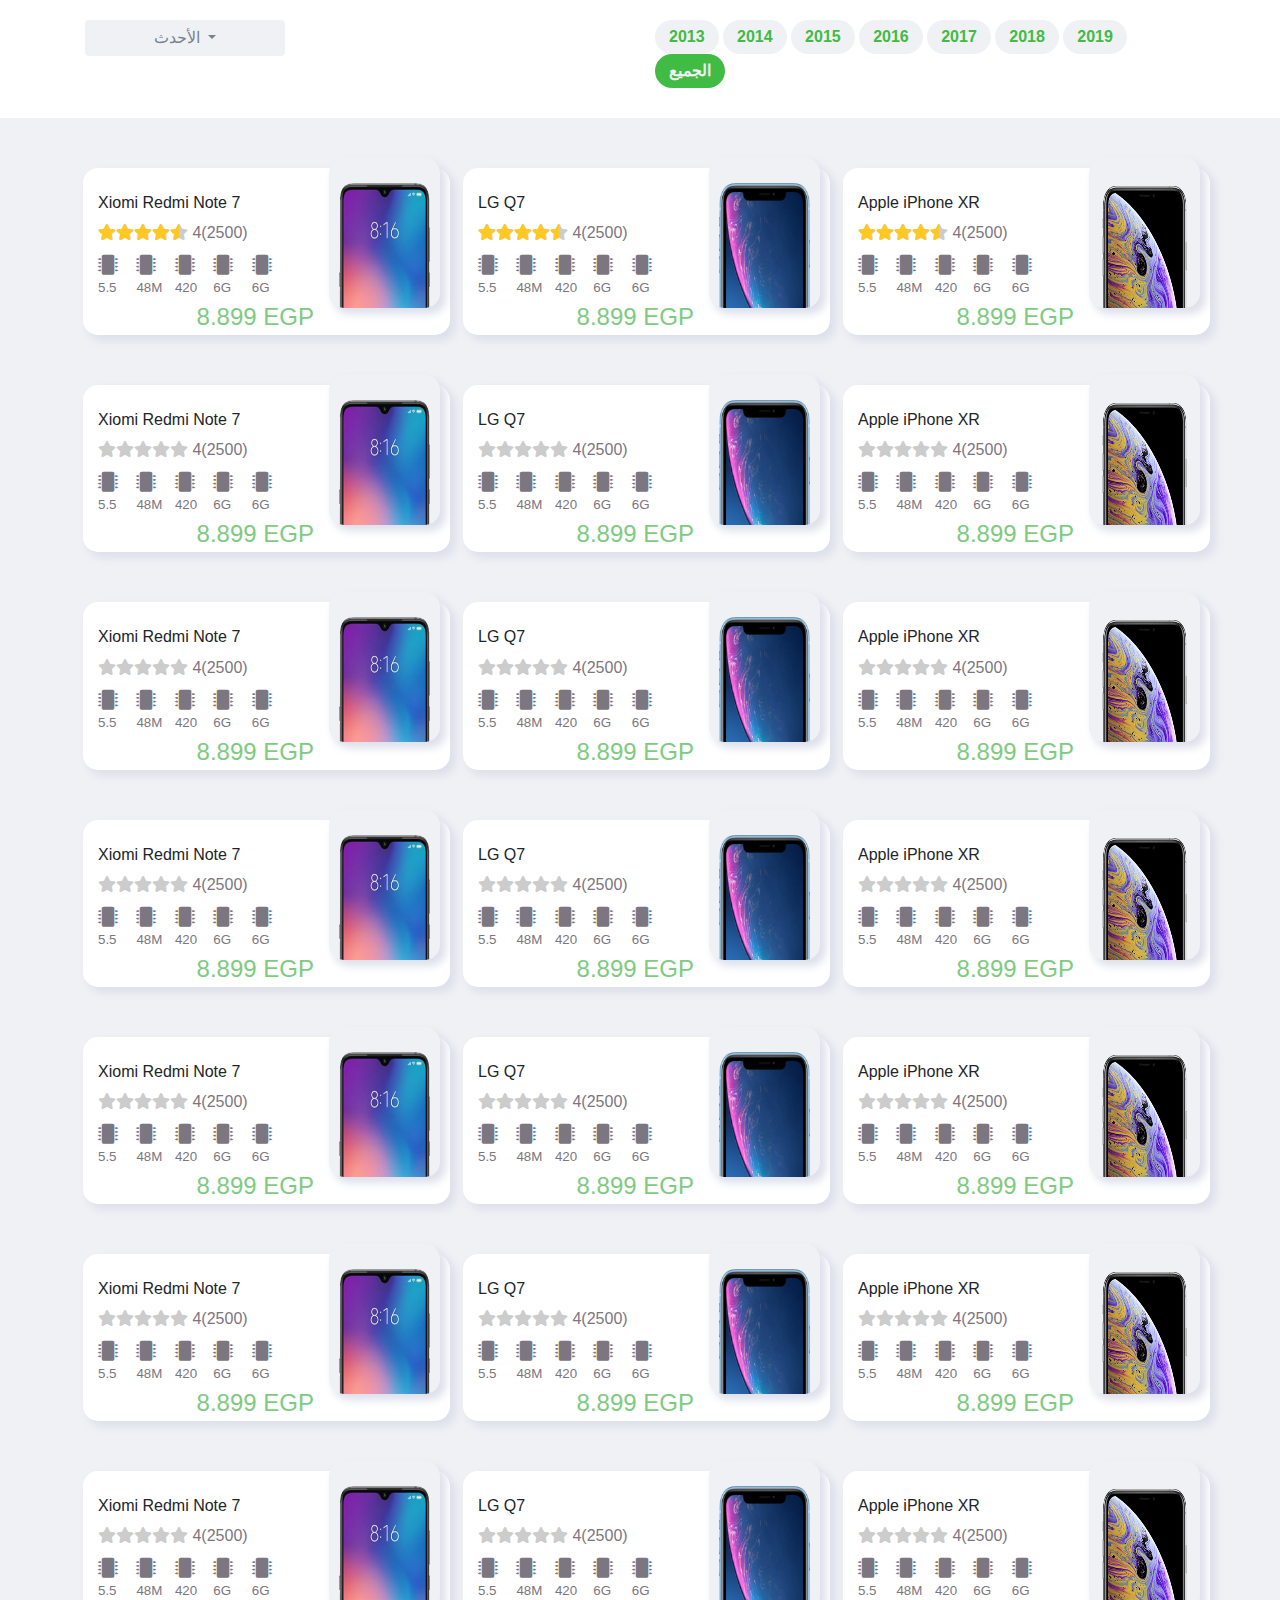
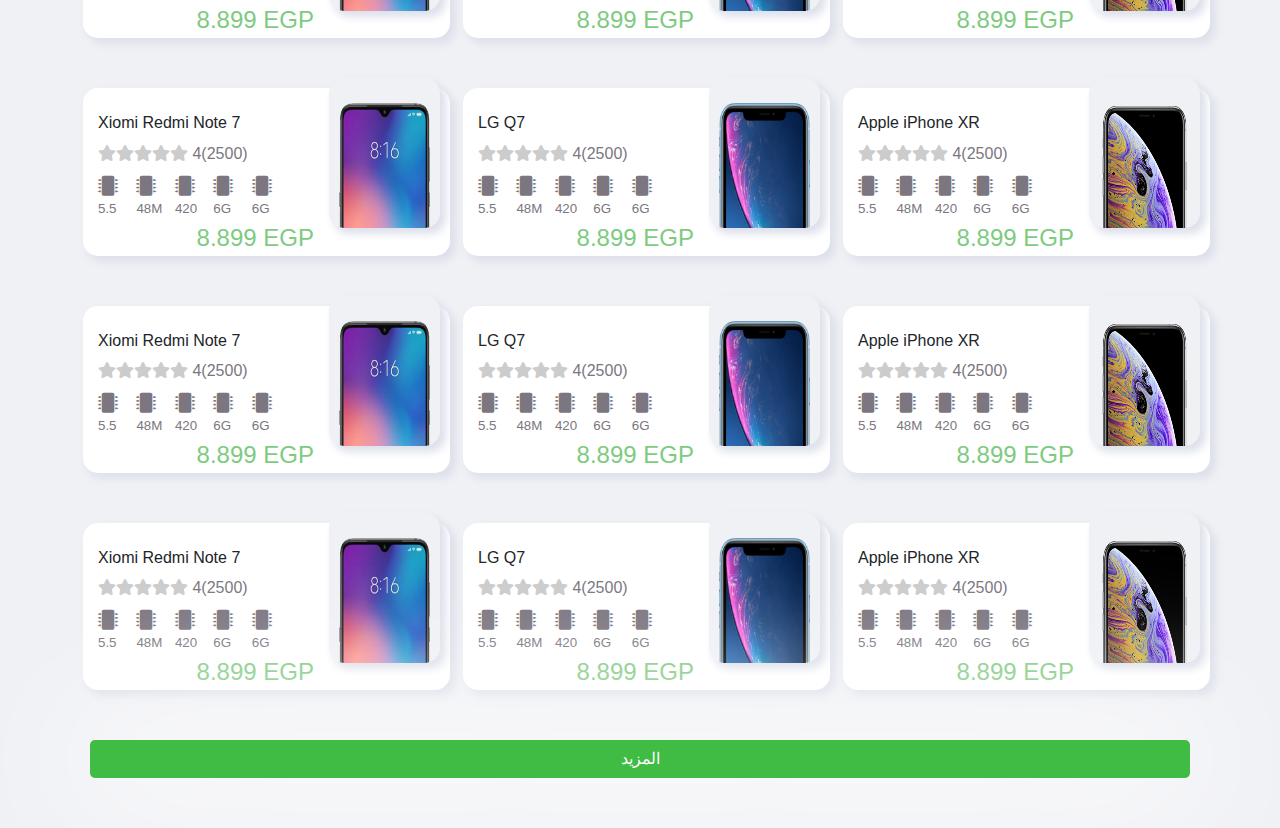
<file: index.html>
<!DOCTYPE html>
<html>

<head>
	<meta charset="utf-8">
	<title>Khiar</title>
	<link rel="stylesheet" type="text/css"
		href="https://cdnjs.cloudflare.com/ajax/libs/font-awesome/5.10.2/css/all.css">
	<link href="https://stackpath.bootstrapcdn.com/bootstrap/4.3.1/css/bootstrap.min.css" rel="stylesheet"
		integrity="sha384-ggOyR0iXCbMQv3Xipma34MD+dH/1fQ784/j6cY/iJTQUOhcWr7x9JvoRxT2MZw1T" crossorigin="anonymous">
	<link rel="stylesheet" href="css/bootstrap.min.css">
	<link rel="stylesheet" href="css/style.css">
</head>

<body>
	<div class="devices">
		<div class="row-tap">
			<div class="container">
				<!-- Row of Dropdown Button and Years -->
				<div class="row ">
					<!-- Dropdown Button -->
					<div class="dropdown col">
						<button class="btn btn-secondary dropdown-toggle" type="button" id="dropdownMenuButton"
							data-toggle="dropdown" aria-haspopup="true" aria-expanded="false">
							الأحدث
						</button>
						<div class="dropdown-menu" aria-labelledby="dropdownMenuButton">
							<a class="dropdown-item" href="#">الأعلى سعرا</a>
							<a class="dropdown-item" href="#">الأقل سعرا</a>
						</div>
					</div>
					<!-- Tab of years -->
					<div class="col tabs">
						<ul id="years">
							<li id="year-2013" class="inactive li-media">2013</li>
							<li id="year-2014" class="inactive li-media">2014</li>
							<li id="year-2015" class="inactive li-media">2015</li>
							<li id="year-2016" class="inactive li-media">2016</li>
							<li id="year-2017" class="inactive li-media">2017</li>
							<li id="year-2018" class="inactive li-media">2018</li>
							<li id="year-2019" class="inactive li-media">2019</li>
							<li id="all-years" class="li-media">الجميع</li>
						</ul>
					</div>
				</div>
			</div>
		</div>
		<div class="devices-section">
			<section class="container ">
				<!-- Row of devices  -->
				<div
					class="row year-2013-content year-2014-content year-2015-content year-2016-content year-2017-content year-2018-content year-2019-content all-years-content  years-content">
					<!-- first article >>device1 -->
					<article class="col-lg col-xs-12 device">
						<div class="row">
							<div class="col">
								<h6>Xiomi Redmi Note 7</h6>
								<!-- stars Rating -->
								<div class="phoneName1">
									<div class="stars-outer">
										<div class="stars-inner"></div>
									</div>
								</div>
								<span class="span-stars">4(2500)</span>
								<!-- icons -->
								<div class="">
									<div class="icon">
										<i class="fas fa-microchip"></i>
										<span class="span-icons">5.5</span>
									</div>
									<div class="icon">
										<i class="fas fa-microchip"></i>
										<span class="span-icons">48M</span>
									</div>
									<div class="icon">
										<i class="fas fa-microchip"></i>
										<span class="span-icons">420</span>
									</div>
									<div class="icon">
										<i class="fas fa-microchip"></i>
										<span class="span-icons">6G</span>
									</div>
									<div class="icon">
										<i class="fas fa-microchip"></i>
										<span class="span-icons">6G</span>
									</div>
								</div>
								<span class="span-price">8.899 EGP</span>
							</div>
							<div class="col- imgDiv">
								<img src="images/131053-v6-xiaomi-mi-9-mobile-phone-large-1.png">
							</div>
						</div>
					</article>
					<!-- second article >>device2 -->
					<article class="col-lg col-xs-12 device">
						<div class="row">
							<div class="col">
								<h6>LG Q7</h6>
								<!-- stars Rating -->
								<div class="phoneName2">
									<div class="stars-outer">
										<div class="stars-inner"></div>
									</div>
								</div>
								<span class="span-stars">4(2500)</span>
								<!-- icons -->
								<div class="">
									<div class="icon">
										<i class="fas fa-microchip"></i>
										<span class="span-icons">5.5</span>
									</div>
									<div class="icon">
										<i class="fas fa-microchip"></i>
										<span class="span-icons">48M</span>
									</div>
									<div class="icon">
										<i class="fas fa-microchip"></i>
										<span class="span-icons">420</span>
									</div>
									<div class="icon">
										<i class="fas fa-microchip"></i>
										<span class="span-icons">6G</span>
									</div>
									<div class="icon">
										<i class="fas fa-microchip"></i>
										<span class="span-icons">6G</span>
									</div>
								</div>
								<span class="span-price">8.899 EGP</span>
							</div>
							<div class="col- imgDiv">
								<img src="images/Apple-iPhoneXr-Blue-1-3x.png">
							</div>
						</div>
					</article>
					<!-- third article >>device3 -->
					<article class="col-lg col-xs-12 device">
						<div class="row">
							<div class="col">
								<h6>Apple iPhone XR</h6>
								<!-- stars Rating -->
								<div class="phoneName3">
									<div class="stars-outer">
										<div class="stars-inner"></div>
									</div>
								</div>
								<span class="span-stars">4(2500)</span>
								<!-- icons -->
								<div class="">
									<div class="icon">
										<i class="fas fa-microchip"></i>
										<span class="span-icons">5.5</span>
									</div>
									<div class="icon">
										<i class="fas fa-microchip"></i>
										<span class="span-icons">48M</span>
									</div>
									<div class="icon">
										<i class="fas fa-microchip"></i>
										<span class="span-icons">420</span>
									</div>
									<div class="icon">
										<i class="fas fa-microchip"></i>
										<span class="span-icons">6G</span>
									</div>
									<div class="icon">
										<i class="fas fa-microchip"></i>
										<span class="span-icons">6G</span>
									</div>
								</div>
								<span class="span-price">8.899 EGP</span>
							</div>
							<div class="col- imgDiv">
								<img src="images/hero-shield-iPhoneXS.png">
							</div>
						</div>
					</article>
				</div>
				<!-- Row of devices  -->
				<div
					class="row year-2013-content year-2014-content year-2015-content year-2016-content year-2017-content year-2018-content year-2019-content all-years-content  years-content">
					<!-- first article >>device1 -->
					<article class="col-lg col-xs-12 device">
						<div class="row">
							<div class="col">
								<h6>Xiomi Redmi Note 7</h6>
								<!-- stars Rating -->
								<div class="phoneName1">
									<div class="stars-outer">
										<div class="stars-inner"></div>
									</div>
								</div>
								<span class="span-stars">4(2500)</span>
								<!-- icons -->
								<div class="">
									<div class="icon">
										<i class="fas fa-microchip"></i>
										<span class="span-icons">5.5</span>
									</div>
									<div class="icon">
										<i class="fas fa-microchip"></i>
										<span class="span-icons">48M</span>
									</div>
									<div class="icon">
										<i class="fas fa-microchip"></i>
										<span class="span-icons">420</span>
									</div>
									<div class="icon">
										<i class="fas fa-microchip"></i>
										<span class="span-icons">6G</span>
									</div>
									<div class="icon">
										<i class="fas fa-microchip"></i>
										<span class="span-icons">6G</span>
									</div>
								</div>
								<span class="span-price">8.899 EGP</span>
							</div>
							<div class="col- imgDiv">
								<img src="images/131053-v6-xiaomi-mi-9-mobile-phone-large-1.png">
							</div>
						</div>
					</article>
					<!-- second article >>device2 -->
					<article class="col-lg col-xs-12 device">
						<div class="row">
							<div class="col">
								<h6>LG Q7</h6>
								<!-- stars Rating -->
								<div class="phoneName2">
									<div class="stars-outer">
										<div class="stars-inner"></div>
									</div>
								</div>
								<span class="span-stars">4(2500)</span>
								<!-- icons -->
								<div class="">
									<div class="icon">
										<i class="fas fa-microchip"></i>
										<span class="span-icons">5.5</span>
									</div>
									<div class="icon">
										<i class="fas fa-microchip"></i>
										<span class="span-icons">48M</span>
									</div>
									<div class="icon">
										<i class="fas fa-microchip"></i>
										<span class="span-icons">420</span>
									</div>
									<div class="icon">
										<i class="fas fa-microchip"></i>
										<span class="span-icons">6G</span>
									</div>
									<div class="icon">
										<i class="fas fa-microchip"></i>
										<span class="span-icons">6G</span>
									</div>
								</div>
								<span class="span-price">8.899 EGP</span>
							</div>
							<div class="col- imgDiv">
								<img src="images/Apple-iPhoneXr-Blue-1-3x.png">
							</div>
						</div>
					</article>
					<!-- third article >>device3 -->
					<article class="col-lg col-xs-12 device">
						<div class="row">
							<div class="col">
								<h6>Apple iPhone XR</h6>
								<!-- stars Rating -->
								<div class="phoneName3">
									<div class="stars-outer">
										<div class="stars-inner"></div>
									</div>
								</div>
								<span class="span-stars">4(2500)</span>
								<!-- icons -->
								<div class="">
									<div class="icon">
										<i class="fas fa-microchip"></i>
										<span class="span-icons">5.5</span>
									</div>
									<div class="icon">
										<i class="fas fa-microchip"></i>
										<span class="span-icons">48M</span>
									</div>
									<div class="icon">
										<i class="fas fa-microchip"></i>
										<span class="span-icons">420</span>
									</div>
									<div class="icon">
										<i class="fas fa-microchip"></i>
										<span class="span-icons">6G</span>
									</div>
									<div class="icon">
										<i class="fas fa-microchip"></i>
										<span class="span-icons">6G</span>
									</div>
								</div>
								<span class="span-price">8.899 EGP</span>
							</div>
							<div class="col- imgDiv">
								<img src="images/hero-shield-iPhoneXS.png">
							</div>
						</div>
					</article>
				</div>
				<!-- Row of devices  -->
				<div
					class="row year-2013-content year-2014-content year-2015-content year-2016-content year-2017-content year-2018-content year-2019-content all-years-content  years-content">
					<!-- first article >>device1 -->
					<article class="col-lg col-xs-12 device">
						<div class="row">
							<div class="col">
								<h6>Xiomi Redmi Note 7</h6>
								<!-- stars Rating -->
								<div class="phoneName1">
									<div class="stars-outer">
										<div class="stars-inner"></div>
									</div>
								</div>
								<span class="span-stars">4(2500)</span>
								<!-- icons -->
								<div class="">
									<div class="icon">
										<i class="fas fa-microchip"></i>
										<span class="span-icons">5.5</span>
									</div>
									<div class="icon">
										<i class="fas fa-microchip"></i>
										<span class="span-icons">48M</span>
									</div>
									<div class="icon">
										<i class="fas fa-microchip"></i>
										<span class="span-icons">420</span>
									</div>
									<div class="icon">
										<i class="fas fa-microchip"></i>
										<span class="span-icons">6G</span>
									</div>
									<div class="icon">
										<i class="fas fa-microchip"></i>
										<span class="span-icons">6G</span>
									</div>
								</div>
								<span class="span-price">8.899 EGP</span>
							</div>
							<div class="col- imgDiv">
								<img src="images/131053-v6-xiaomi-mi-9-mobile-phone-large-1.png">
							</div>
						</div>
					</article>
					<!-- second article >>device2 -->
					<article class="col-lg col-xs-12 device">
						<div class="row">
							<div class="col">
								<h6>LG Q7</h6>
								<!-- stars Rating -->
								<div class="phoneName2">
									<div class="stars-outer">
										<div class="stars-inner"></div>
									</div>
								</div>
								<span class="span-stars">4(2500)</span>
								<!-- icons -->
								<div class="">
									<div class="icon">
										<i class="fas fa-microchip"></i>
										<span class="span-icons">5.5</span>
									</div>
									<div class="icon">
										<i class="fas fa-microchip"></i>
										<span class="span-icons">48M</span>
									</div>
									<div class="icon">
										<i class="fas fa-microchip"></i>
										<span class="span-icons">420</span>
									</div>
									<div class="icon">
										<i class="fas fa-microchip"></i>
										<span class="span-icons">6G</span>
									</div>
									<div class="icon">
										<i class="fas fa-microchip"></i>
										<span class="span-icons">6G</span>
									</div>
								</div>
								<span class="span-price">8.899 EGP</span>
							</div>
							<div class="col- imgDiv">
								<img src="images/Apple-iPhoneXr-Blue-1-3x.png">
							</div>
						</div>
					</article>
					<!-- third article >>device3 -->
					<article class="col-lg col-xs-12 device">
						<div class="row">
							<div class="col">
								<h6>Apple iPhone XR</h6>
								<!-- stars Rating -->
								<div class="phoneName3">
									<div class="stars-outer">
										<div class="stars-inner"></div>
									</div>
								</div>
								<span class="span-stars">4(2500)</span>
								<!-- icons -->
								<div class="">
									<div class="icon">
										<i class="fas fa-microchip"></i>
										<span class="span-icons">5.5</span>
									</div>
									<div class="icon">
										<i class="fas fa-microchip"></i>
										<span class="span-icons">48M</span>
									</div>
									<div class="icon">
										<i class="fas fa-microchip"></i>
										<span class="span-icons">420</span>
									</div>
									<div class="icon">
										<i class="fas fa-microchip"></i>
										<span class="span-icons">6G</span>
									</div>
									<div class="icon">
										<i class="fas fa-microchip"></i>
										<span class="span-icons">6G</span>
									</div>
								</div>
								<span class="span-price">8.899 EGP</span>
							</div>
							<div class="col- imgDiv">
								<img src="images/hero-shield-iPhoneXS.png">
							</div>
						</div>
					</article>
				</div>
				<!-- Row of devices  -->
				<div
					class="row year-2013-content year-2014-content year-2015-content year-2016-content year-2017-content year-2018-content year-2019-content all-years-content  years-content">
					<!-- first article >>device1 -->
					<article class="col-lg col-xs-12 device">
						<div class="row">
							<div class="col">
								<h6>Xiomi Redmi Note 7</h6>
								<!-- stars Rating -->
								<div class="phoneName1">
									<div class="stars-outer">
										<div class="stars-inner"></div>
									</div>
								</div>
								<span class="span-stars">4(2500)</span>
								<!-- icons -->
								<div class="">
									<div class="icon">
										<i class="fas fa-microchip"></i>
										<span class="span-icons">5.5</span>
									</div>
									<div class="icon">
										<i class="fas fa-microchip"></i>
										<span class="span-icons">48M</span>
									</div>
									<div class="icon">
										<i class="fas fa-microchip"></i>
										<span class="span-icons">420</span>
									</div>
									<div class="icon">
										<i class="fas fa-microchip"></i>
										<span class="span-icons">6G</span>
									</div>
									<div class="icon">
										<i class="fas fa-microchip"></i>
										<span class="span-icons">6G</span>
									</div>
								</div>
								<span class="span-price">8.899 EGP</span>
							</div>
							<div class="col- imgDiv">
								<img src="images/131053-v6-xiaomi-mi-9-mobile-phone-large-1.png">
							</div>
						</div>
					</article>
					<!-- second article >>device2 -->
					<article class="col-lg col-xs-12 device">
						<div class="row">
							<div class="col">
								<h6>LG Q7</h6>
								<!-- stars Rating -->
								<div class="phoneName2">
									<div class="stars-outer">
										<div class="stars-inner"></div>
									</div>
								</div>
								<span class="span-stars">4(2500)</span>
								<!-- icons -->
								<div class="">
									<div class="icon">
										<i class="fas fa-microchip"></i>
										<span class="span-icons">5.5</span>
									</div>
									<div class="icon">
										<i class="fas fa-microchip"></i>
										<span class="span-icons">48M</span>
									</div>
									<div class="icon">
										<i class="fas fa-microchip"></i>
										<span class="span-icons">420</span>
									</div>
									<div class="icon">
										<i class="fas fa-microchip"></i>
										<span class="span-icons">6G</span>
									</div>
									<div class="icon">
										<i class="fas fa-microchip"></i>
										<span class="span-icons">6G</span>
									</div>
								</div>
								<span class="span-price">8.899 EGP</span>
							</div>
							<div class="col- imgDiv">
								<img src="images/Apple-iPhoneXr-Blue-1-3x.png">
							</div>
						</div>
					</article>
					<!-- third article >>device3 -->
					<article class="col-lg col-xs-12 device">
						<div class="row">
							<div class="col">
								<h6>Apple iPhone XR</h6>
								<!-- stars Rating -->
								<div class="phoneName3">
									<div class="stars-outer">
										<div class="stars-inner"></div>
									</div>
								</div>
								<span class="span-stars">4(2500)</span>
								<!-- icons -->
								<div class="">
									<div class="icon">
										<i class="fas fa-microchip"></i>
										<span class="span-icons">5.5</span>
									</div>
									<div class="icon">
										<i class="fas fa-microchip"></i>
										<span class="span-icons">48M</span>
									</div>
									<div class="icon">
										<i class="fas fa-microchip"></i>
										<span class="span-icons">420</span>
									</div>
									<div class="icon">
										<i class="fas fa-microchip"></i>
										<span class="span-icons">6G</span>
									</div>
									<div class="icon">
										<i class="fas fa-microchip"></i>
										<span class="span-icons">6G</span>
									</div>
								</div>
								<span class="span-price">8.899 EGP</span>
							</div>
							<div class="col- imgDiv">
								<img src="images/hero-shield-iPhoneXS.png">
							</div>
						</div>
					</article>
				</div>
				<!-- Row of devices  -->
				<div
					class="row year-2013-content year-2014-content year-2015-content year-2016-content year-2017-content year-2018-content year-2019-content all-years-content  years-content">
					<!-- first article >>device1 -->
					<article class="col-lg col-xs-12 device">
						<div class="row">
							<div class="col">
								<h6>Xiomi Redmi Note 7</h6>
								<!-- stars Rating -->
								<div class="phoneName1">
									<div class="stars-outer">
										<div class="stars-inner"></div>
									</div>
								</div>
								<span class="span-stars">4(2500)</span>
								<!-- icons -->
								<div class="">
									<div class="icon">
										<i class="fas fa-microchip"></i>
										<span class="span-icons">5.5</span>
									</div>
									<div class="icon">
										<i class="fas fa-microchip"></i>
										<span class="span-icons">48M</span>
									</div>
									<div class="icon">
										<i class="fas fa-microchip"></i>
										<span class="span-icons">420</span>
									</div>
									<div class="icon">
										<i class="fas fa-microchip"></i>
										<span class="span-icons">6G</span>
									</div>
									<div class="icon">
										<i class="fas fa-microchip"></i>
										<span class="span-icons">6G</span>
									</div>
								</div>
								<span class="span-price">8.899 EGP</span>
							</div>
							<div class="col- imgDiv">
								<img src="images/131053-v6-xiaomi-mi-9-mobile-phone-large-1.png">
							</div>
						</div>
					</article>
					<!-- second article >>device2 -->
					<article class="col-lg col-xs-12 device">
						<div class="row">
							<div class="col">
								<h6>LG Q7</h6>
								<!-- stars Rating -->
								<div class="phoneName2">
									<div class="stars-outer">
										<div class="stars-inner"></div>
									</div>
								</div>
								<span class="span-stars">4(2500)</span>
								<!-- icons -->
								<div class="">
									<div class="icon">
										<i class="fas fa-microchip"></i>
										<span class="span-icons">5.5</span>
									</div>
									<div class="icon">
										<i class="fas fa-microchip"></i>
										<span class="span-icons">48M</span>
									</div>
									<div class="icon">
										<i class="fas fa-microchip"></i>
										<span class="span-icons">420</span>
									</div>
									<div class="icon">
										<i class="fas fa-microchip"></i>
										<span class="span-icons">6G</span>
									</div>
									<div class="icon">
										<i class="fas fa-microchip"></i>
										<span class="span-icons">6G</span>
									</div>
								</div>
								<span class="span-price">8.899 EGP</span>
							</div>
							<div class="col- imgDiv">
								<img src="images/Apple-iPhoneXr-Blue-1-3x.png">
							</div>
						</div>
					</article>
					<!-- third article >>device3 -->
					<article class="col-lg col-xs-12 device">
						<div class="row">
							<div class="col">
								<h6>Apple iPhone XR</h6>
								<!-- stars Rating -->
								<div class="phoneName3">
									<div class="stars-outer">
										<div class="stars-inner"></div>
									</div>
								</div>
								<span class="span-stars">4(2500)</span>
								<!-- icons -->
								<div class="">
									<div class="icon">
										<i class="fas fa-microchip"></i>
										<span class="span-icons">5.5</span>
									</div>
									<div class="icon">
										<i class="fas fa-microchip"></i>
										<span class="span-icons">48M</span>
									</div>
									<div class="icon">
										<i class="fas fa-microchip"></i>
										<span class="span-icons">420</span>
									</div>
									<div class="icon">
										<i class="fas fa-microchip"></i>
										<span class="span-icons">6G</span>
									</div>
									<div class="icon">
										<i class="fas fa-microchip"></i>
										<span class="span-icons">6G</span>
									</div>
								</div>
								<span class="span-price">8.899 EGP</span>
							</div>
							<div class="col- imgDiv">
								<img src="images/hero-shield-iPhoneXS.png">
							</div>
						</div>
					</article>
				</div>
				<!-- Row of devices  -->
				<div
					class="row year-2013-content year-2014-content year-2015-content year-2016-content year-2017-content year-2018-content year-2019-content all-years-content  years-content">
					<!-- first article >>device1 -->
					<article class="col-lg col-xs-12 device">
						<div class="row">
							<div class="col">
								<h6>Xiomi Redmi Note 7</h6>
								<!-- stars Rating -->
								<div class="phoneName1">
									<div class="stars-outer">
										<div class="stars-inner"></div>
									</div>
								</div>
								<span class="span-stars">4(2500)</span>
								<!-- icons -->
								<div class="">
									<div class="icon">
										<i class="fas fa-microchip"></i>
										<span class="span-icons">5.5</span>
									</div>
									<div class="icon">
										<i class="fas fa-microchip"></i>
										<span class="span-icons">48M</span>
									</div>
									<div class="icon">
										<i class="fas fa-microchip"></i>
										<span class="span-icons">420</span>
									</div>
									<div class="icon">
										<i class="fas fa-microchip"></i>
										<span class="span-icons">6G</span>
									</div>
									<div class="icon">
										<i class="fas fa-microchip"></i>
										<span class="span-icons">6G</span>
									</div>
								</div>
								<span class="span-price">8.899 EGP</span>
							</div>
							<div class="col- imgDiv">
								<img src="images/131053-v6-xiaomi-mi-9-mobile-phone-large-1.png">
							</div>
						</div>
					</article>
					<!-- second article >>device2 -->
					<article class="col-lg col-xs-12 device">
						<div class="row">
							<div class="col">
								<h6>LG Q7</h6>
								<!-- stars Rating -->
								<div class="phoneName2">
									<div class="stars-outer">
										<div class="stars-inner"></div>
									</div>
								</div>
								<span class="span-stars">4(2500)</span>
								<!-- icons -->
								<div class="">
									<div class="icon">
										<i class="fas fa-microchip"></i>
										<span class="span-icons">5.5</span>
									</div>
									<div class="icon">
										<i class="fas fa-microchip"></i>
										<span class="span-icons">48M</span>
									</div>
									<div class="icon">
										<i class="fas fa-microchip"></i>
										<span class="span-icons">420</span>
									</div>
									<div class="icon">
										<i class="fas fa-microchip"></i>
										<span class="span-icons">6G</span>
									</div>
									<div class="icon">
										<i class="fas fa-microchip"></i>
										<span class="span-icons">6G</span>
									</div>
								</div>
								<span class="span-price">8.899 EGP</span>
							</div>
							<div class="col- imgDiv">
								<img src="images/Apple-iPhoneXr-Blue-1-3x.png">
							</div>
						</div>
					</article>
					<!-- third article >>device3 -->
					<article class="col-lg col-xs-12 device">
						<div class="row">
							<div class="col">
								<h6>Apple iPhone XR</h6>
								<!-- stars Rating -->
								<div class="phoneName3">
									<div class="stars-outer">
										<div class="stars-inner"></div>
									</div>
								</div>
								<span class="span-stars">4(2500)</span>
								<!-- icons -->
								<div class="">
									<div class="icon">
										<i class="fas fa-microchip"></i>
										<span class="span-icons">5.5</span>
									</div>
									<div class="icon">
										<i class="fas fa-microchip"></i>
										<span class="span-icons">48M</span>
									</div>
									<div class="icon">
										<i class="fas fa-microchip"></i>
										<span class="span-icons">420</span>
									</div>
									<div class="icon">
										<i class="fas fa-microchip"></i>
										<span class="span-icons">6G</span>
									</div>
									<div class="icon">
										<i class="fas fa-microchip"></i>
										<span class="span-icons">6G</span>
									</div>
								</div>
								<span class="span-price">8.899 EGP</span>
							</div>
							<div class="col- imgDiv">
								<img src="images/hero-shield-iPhoneXS.png">
							</div>
						</div>
					</article>
				</div>
				<!-- Row of devices  -->
				<div
					class="row year-2013-content year-2014-content year-2015-content year-2016-content year-2017-content year-2018-content year-2019-content all-years-content  years-content">
					<!-- first article >>device1 -->
					<article class="col-lg col-xs-12 device">
						<div class="row">
							<div class="col">
								<h6>Xiomi Redmi Note 7</h6>
								<!-- stars Rating -->
								<div class="phoneName1">
									<div class="stars-outer">
										<div class="stars-inner"></div>
									</div>
								</div>
								<span class="span-stars">4(2500)</span>
								<!-- icons -->
								<div class="">
									<div class="icon">
										<i class="fas fa-microchip"></i>
										<span class="span-icons">5.5</span>
									</div>
									<div class="icon">
										<i class="fas fa-microchip"></i>
										<span class="span-icons">48M</span>
									</div>
									<div class="icon">
										<i class="fas fa-microchip"></i>
										<span class="span-icons">420</span>
									</div>
									<div class="icon">
										<i class="fas fa-microchip"></i>
										<span class="span-icons">6G</span>
									</div>
									<div class="icon">
										<i class="fas fa-microchip"></i>
										<span class="span-icons">6G</span>
									</div>
								</div>
								<span class="span-price">8.899 EGP</span>
							</div>
							<div class="col- imgDiv">
								<img src="images/131053-v6-xiaomi-mi-9-mobile-phone-large-1.png">
							</div>
						</div>
					</article>
					<!-- second article >>device2 -->
					<article class="col-lg col-xs-12 device">
						<div class="row">
							<div class="col">
								<h6>LG Q7</h6>
								<!-- stars Rating -->
								<div class="phoneName2">
									<div class="stars-outer">
										<div class="stars-inner"></div>
									</div>
								</div>
								<span class="span-stars">4(2500)</span>
								<!-- icons -->
								<div class="">
									<div class="icon">
										<i class="fas fa-microchip"></i>
										<span class="span-icons">5.5</span>
									</div>
									<div class="icon">
										<i class="fas fa-microchip"></i>
										<span class="span-icons">48M</span>
									</div>
									<div class="icon">
										<i class="fas fa-microchip"></i>
										<span class="span-icons">420</span>
									</div>
									<div class="icon">
										<i class="fas fa-microchip"></i>
										<span class="span-icons">6G</span>
									</div>
									<div class="icon">
										<i class="fas fa-microchip"></i>
										<span class="span-icons">6G</span>
									</div>
								</div>
								<span class="span-price">8.899 EGP</span>
							</div>
							<div class="col- imgDiv">
								<img src="images/Apple-iPhoneXr-Blue-1-3x.png">
							</div>
						</div>
					</article>
					<!-- third article >>device3 -->
					<article class="col-lg col-xs-12 device">
						<div class="row">
							<div class="col">
								<h6>Apple iPhone XR</h6>
								<!-- stars Rating -->
								<div class="phoneName3">
									<div class="stars-outer">
										<div class="stars-inner"></div>
									</div>
								</div>
								<span class="span-stars">4(2500)</span>
								<!-- icons -->
								<div class="">
									<div class="icon">
										<i class="fas fa-microchip"></i>
										<span class="span-icons">5.5</span>
									</div>
									<div class="icon">
										<i class="fas fa-microchip"></i>
										<span class="span-icons">48M</span>
									</div>
									<div class="icon">
										<i class="fas fa-microchip"></i>
										<span class="span-icons">420</span>
									</div>
									<div class="icon">
										<i class="fas fa-microchip"></i>
										<span class="span-icons">6G</span>
									</div>
									<div class="icon">
										<i class="fas fa-microchip"></i>
										<span class="span-icons">6G</span>
									</div>
								</div>
								<span class="span-price">8.899 EGP</span>
							</div>
							<div class="col- imgDiv">
								<img src="images/hero-shield-iPhoneXS.png">
							</div>
						</div>
					</article>
				</div>
				<!-- Row of devices  -->
				<div
					class="row year-2013-content year-2014-content year-2015-content year-2016-content year-2017-content year-2018-content year-2019-content all-years-content  years-content">
					<!-- first article >>device1 -->
					<article class="col-lg col-xs-12 device">
						<div class="row">
							<div class="col">
								<h6>Xiomi Redmi Note 7</h6>
								<!-- stars Rating -->
								<div class="phoneName1">
									<div class="stars-outer">
										<div class="stars-inner"></div>
									</div>
								</div>
								<span class="span-stars">4(2500)</span>
								<!-- icons -->
								<div class="">
									<div class="icon">
										<i class="fas fa-microchip"></i>
										<span class="span-icons">5.5</span>
									</div>
									<div class="icon">
										<i class="fas fa-microchip"></i>
										<span class="span-icons">48M</span>
									</div>
									<div class="icon">
										<i class="fas fa-microchip"></i>
										<span class="span-icons">420</span>
									</div>
									<div class="icon">
										<i class="fas fa-microchip"></i>
										<span class="span-icons">6G</span>
									</div>
									<div class="icon">
										<i class="fas fa-microchip"></i>
										<span class="span-icons">6G</span>
									</div>
								</div>
								<span class="span-price">8.899 EGP</span>
							</div>
							<div class="col- imgDiv">
								<img src="images/131053-v6-xiaomi-mi-9-mobile-phone-large-1.png">
							</div>
						</div>
					</article>
					<!-- second article >>device2 -->
					<article class="col-lg col-xs-12 device">
						<div class="row">
							<div class="col">
								<h6>LG Q7</h6>
								<!-- stars Rating -->
								<div class="phoneName2">
									<div class="stars-outer">
										<div class="stars-inner"></div>
									</div>
								</div>
								<span class="span-stars">4(2500)</span>
								<!-- icons -->
								<div class="">
									<div class="icon">
										<i class="fas fa-microchip"></i>
										<span class="span-icons">5.5</span>
									</div>
									<div class="icon">
										<i class="fas fa-microchip"></i>
										<span class="span-icons">48M</span>
									</div>
									<div class="icon">
										<i class="fas fa-microchip"></i>
										<span class="span-icons">420</span>
									</div>
									<div class="icon">
										<i class="fas fa-microchip"></i>
										<span class="span-icons">6G</span>
									</div>
									<div class="icon">
										<i class="fas fa-microchip"></i>
										<span class="span-icons">6G</span>
									</div>
								</div>
								<span class="span-price">8.899 EGP</span>
							</div>
							<div class="col- imgDiv">
								<img src="images/Apple-iPhoneXr-Blue-1-3x.png">
							</div>
						</div>
					</article>
					<!-- third article >>device3 -->
					<article class="col-lg col-xs-12 device">
						<div class="row">
							<div class="col">
								<h6>Apple iPhone XR</h6>
								<!-- stars Rating -->
								<div class="phoneName3">
									<div class="stars-outer">
										<div class="stars-inner"></div>
									</div>
								</div>
								<span class="span-stars">4(2500)</span>
								<!-- icons -->
								<div class="">
									<div class="icon">
										<i class="fas fa-microchip"></i>
										<span class="span-icons">5.5</span>
									</div>
									<div class="icon">
										<i class="fas fa-microchip"></i>
										<span class="span-icons">48M</span>
									</div>
									<div class="icon">
										<i class="fas fa-microchip"></i>
										<span class="span-icons">420</span>
									</div>
									<div class="icon">
										<i class="fas fa-microchip"></i>
										<span class="span-icons">6G</span>
									</div>
									<div class="icon">
										<i class="fas fa-microchip"></i>
										<span class="span-icons">6G</span>
									</div>
								</div>
								<span class="span-price">8.899 EGP</span>
							</div>
							<div class="col- imgDiv">
								<img src="images/hero-shield-iPhoneXS.png">
							</div>
						</div>
					</article>
				</div>
				<!-- Row of devices  -->
				<div
					class="row year-2013-content year-2014-content year-2015-content year-2016-content year-2017-content year-2018-content year-2019-content all-years-content  years-content">
					<!-- first article >>device1 -->
					<article class="col-lg col-xs-12 device">
						<div class="row">
							<div class="col">
								<h6>Xiomi Redmi Note 7</h6>
								<!-- stars Rating -->
								<div class="phoneName1">
									<div class="stars-outer">
										<div class="stars-inner"></div>
									</div>
								</div>
								<span class="span-stars">4(2500)</span>
								<!-- icons -->
								<div class="">
									<div class="icon">
										<i class="fas fa-microchip"></i>
										<span class="span-icons">5.5</span>
									</div>
									<div class="icon">
										<i class="fas fa-microchip"></i>
										<span class="span-icons">48M</span>
									</div>
									<div class="icon">
										<i class="fas fa-microchip"></i>
										<span class="span-icons">420</span>
									</div>
									<div class="icon">
										<i class="fas fa-microchip"></i>
										<span class="span-icons">6G</span>
									</div>
									<div class="icon">
										<i class="fas fa-microchip"></i>
										<span class="span-icons">6G</span>
									</div>
								</div>
								<span class="span-price">8.899 EGP</span>
							</div>
							<div class="col- imgDiv">
								<img src="images/131053-v6-xiaomi-mi-9-mobile-phone-large-1.png">
							</div>
						</div>
					</article>
					<!-- second article >>device2 -->
					<article class="col-lg col-xs-12 device">
						<div class="row">
							<div class="col">
								<h6>LG Q7</h6>
								<!-- stars Rating -->
								<div class="phoneName2">
									<div class="stars-outer">
										<div class="stars-inner"></div>
									</div>
								</div>
								<span class="span-stars">4(2500)</span>
								<!-- icons -->
								<div class="">
									<div class="icon">
										<i class="fas fa-microchip"></i>
										<span class="span-icons">5.5</span>
									</div>
									<div class="icon">
										<i class="fas fa-microchip"></i>
										<span class="span-icons">48M</span>
									</div>
									<div class="icon">
										<i class="fas fa-microchip"></i>
										<span class="span-icons">420</span>
									</div>
									<div class="icon">
										<i class="fas fa-microchip"></i>
										<span class="span-icons">6G</span>
									</div>
									<div class="icon">
										<i class="fas fa-microchip"></i>
										<span class="span-icons">6G</span>
									</div>
								</div>
								<span class="span-price">8.899 EGP</span>
							</div>
							<div class="col- imgDiv">
								<img src="images/Apple-iPhoneXr-Blue-1-3x.png">
							</div>
						</div>
					</article>
					<!-- third article >>device3 -->
					<article class="col-lg col-xs-12 device">
						<div class="row">
							<div class="col">
								<h6>Apple iPhone XR</h6>
								<!-- stars Rating -->
								<div class="phoneName3">
									<div class="stars-outer">
										<div class="stars-inner"></div>
									</div>
								</div>
								<span class="span-stars">4(2500)</span>
								<!-- icons -->
								<div class="">
									<div class="icon">
										<i class="fas fa-microchip"></i>
										<span class="span-icons">5.5</span>
									</div>
									<div class="icon">
										<i class="fas fa-microchip"></i>
										<span class="span-icons">48M</span>
									</div>
									<div class="icon">
										<i class="fas fa-microchip"></i>
										<span class="span-icons">420</span>
									</div>
									<div class="icon">
										<i class="fas fa-microchip"></i>
										<span class="span-icons">6G</span>
									</div>
									<div class="icon">
										<i class="fas fa-microchip"></i>
										<span class="span-icons">6G</span>
									</div>
								</div>
								<span class="span-price">8.899 EGP</span>
							</div>
							<div class="col- imgDiv">
								<img src="images/hero-shield-iPhoneXS.png">
							</div>
						</div>
					</article>
				</div>
				<!-- Row of devices  -->
				<div
					class="row year-2013-content year-2014-content year-2015-content year-2016-content year-2017-content year-2018-content year-2019-content all-years-content  years-content panel">
					<!-- first article >>device1 -->
					<article class="col-lg col-xs-12 device">
						<div class="row">
							<div class="col">
								<h6>Xiomi Redmi Note 7</h6>
								<!-- stars Rating -->
								<div class="phoneName1">
									<div class="stars-outer">
										<div class="stars-inner"></div>
									</div>
								</div>
								<span class="span-stars">4(2500)</span>
								<!-- icons -->
								<div class="">
									<div class="icon">
										<i class="fas fa-microchip"></i>
										<span class="span-icons">5.5</span>
									</div>
									<div class="icon">
										<i class="fas fa-microchip"></i>
										<span class="span-icons">48M</span>
									</div>
									<div class="icon">
										<i class="fas fa-microchip"></i>
										<span class="span-icons">420</span>
									</div>
									<div class="icon">
										<i class="fas fa-microchip"></i>
										<span class="span-icons">6G</span>
									</div>
									<div class="icon">
										<i class="fas fa-microchip"></i>
										<span class="span-icons">6G</span>
									</div>
								</div>
								<span class="span-price">8.899 EGP</span>
							</div>
							<div class="col- imgDiv">
								<img src="images/131053-v6-xiaomi-mi-9-mobile-phone-large-1.png">
							</div>
						</div>
					</article>
					<!-- second article >>device2 -->
					<article class="col-lg col-xs-12 device">
						<div class="row">
							<div class="col">
								<h6>LG Q7</h6>
								<!-- stars Rating -->
								<div class="phoneName2">
									<div class="stars-outer">
										<div class="stars-inner"></div>
									</div>
								</div>
								<span class="span-stars">4(2500)</span>
								<!-- icons -->
								<div class="">
									<div class="icon">
										<i class="fas fa-microchip"></i>
										<span class="span-icons">5.5</span>
									</div>
									<div class="icon">
										<i class="fas fa-microchip"></i>
										<span class="span-icons">48M</span>
									</div>
									<div class="icon">
										<i class="fas fa-microchip"></i>
										<span class="span-icons">420</span>
									</div>
									<div class="icon">
										<i class="fas fa-microchip"></i>
										<span class="span-icons">6G</span>
									</div>
									<div class="icon">
										<i class="fas fa-microchip"></i>
										<span class="span-icons">6G</span>
									</div>
								</div>
								<span class="span-price">8.899 EGP</span>
							</div>
							<div class="col- imgDiv">
								<img src="images/Apple-iPhoneXr-Blue-1-3x.png">
							</div>
						</div>
					</article>
					<!-- third article >>device3 -->
					<article class="col-lg col-xs-12 device">
						<div class="row">
							<div class="col">
								<h6>Apple iPhone XR</h6>
								<!-- stars Rating -->
								<div class="phoneName3">
									<div class="stars-outer">
										<div class="stars-inner"></div>
									</div>
								</div>
								<span class="span-stars">4(2500)</span>
								<!-- icons -->
								<div class="">
									<div class="icon">
										<i class="fas fa-microchip"></i>
										<span class="span-icons">5.5</span>
									</div>
									<div class="icon">
										<i class="fas fa-microchip"></i>
										<span class="span-icons">48M</span>
									</div>
									<div class="icon">
										<i class="fas fa-microchip"></i>
										<span class="span-icons">420</span>
									</div>
									<div class="icon">
										<i class="fas fa-microchip"></i>
										<span class="span-icons">6G</span>
									</div>
									<div class="icon">
										<i class="fas fa-microchip"></i>
										<span class="span-icons">6G</span>
									</div>
								</div>
								<span class="span-price">8.899 EGP</span>
							</div>
							<div class="col- imgDiv">
								<img src="images/hero-shield-iPhoneXS.png">
							</div>
						</div>
					</article>
				</div>
				<!-- Row of devices  -->
				<div
					class="row year-2013-content year-2014-content year-2015-content year-2016-content year-2017-content year-2018-content year-2019-content all-years-content  years-content toggle">
					<!-- first article >>device1 -->
					<article class="col-lg col-xs-12 device">
						<div class="row">
							<div class="col">
								<h6>Xiomi Redmi Note 7</h6>
								<!-- stars Rating -->
								<div class="phoneName1">
									<div class="stars-outer">
										<div class="stars-inner"></div>
									</div>
								</div>
								<span class="span-stars">4(2500)</span>
								<!-- icons -->
								<div class="">
									<div class="icon">
										<i class="fas fa-microchip"></i>
										<span class="span-icons">5.5</span>
									</div>
									<div class="icon">
										<i class="fas fa-microchip"></i>
										<span class="span-icons">48M</span>
									</div>
									<div class="icon">
										<i class="fas fa-microchip"></i>
										<span class="span-icons">420</span>
									</div>
									<div class="icon">
										<i class="fas fa-microchip"></i>
										<span class="span-icons">6G</span>
									</div>
									<div class="icon">
										<i class="fas fa-microchip"></i>
										<span class="span-icons">6G</span>
									</div>
								</div>
								<span class="span-price">8.899 EGP</span>
							</div>
							<div class="col- imgDiv">
								<img src="images/131053-v6-xiaomi-mi-9-mobile-phone-large-1.png">
							</div>
						</div>
					</article>
					<!-- second article >>device2 -->
					<article class="col-lg col-xs-12 device">
						<div class="row">
							<div class="col">
								<h6>LG Q7</h6>
								<!-- stars Rating -->
								<div class="phoneName2">
									<div class="stars-outer">
										<div class="stars-inner"></div>
									</div>
								</div>
								<span class="span-stars">4(2500)</span>
								<!-- icons -->
								<div class="">
									<div class="icon">
										<i class="fas fa-microchip"></i>
										<span class="span-icons">5.5</span>
									</div>
									<div class="icon">
										<i class="fas fa-microchip"></i>
										<span class="span-icons">48M</span>
									</div>
									<div class="icon">
										<i class="fas fa-microchip"></i>
										<span class="span-icons">420</span>
									</div>
									<div class="icon">
										<i class="fas fa-microchip"></i>
										<span class="span-icons">6G</span>
									</div>
									<div class="icon">
										<i class="fas fa-microchip"></i>
										<span class="span-icons">6G</span>
									</div>
								</div>
								<span class="span-price">8.899 EGP</span>
							</div>
							<div class="col- imgDiv">
								<img src="images/Apple-iPhoneXr-Blue-1-3x.png">
							</div>
						</div>
					</article>
					<!-- third article >>device3 -->
					<article class="col-lg col-xs-12 device">
						<div class="row">
							<div class="col">
								<h6>Apple iPhone XR</h6>
								<!-- stars Rating -->
								<div class="phoneName3">
									<div class="stars-outer">
										<div class="stars-inner"></div>
									</div>
								</div>
								<span class="span-stars">4(2500)</span>
								<!-- icons -->
								<div class="">
									<div class="icon">
										<i class="fas fa-microchip"></i>
										<span class="span-icons">5.5</span>
									</div>
									<div class="icon">
										<i class="fas fa-microchip"></i>
										<span class="span-icons">48M</span>
									</div>
									<div class="icon">
										<i class="fas fa-microchip"></i>
										<span class="span-icons">420</span>
									</div>
									<div class="icon">
										<i class="fas fa-microchip"></i>
										<span class="span-icons">6G</span>
									</div>
									<div class="icon">
										<i class="fas fa-microchip"></i>
										<span class="span-icons">6G</span>
									</div>
								</div>
								<span class="span-price">8.899 EGP</span>
							</div>
							<div class="col- imgDiv">
								<img src="images/hero-shield-iPhoneXS.png">
							</div>
						</div>
					</article>
				</div>

				<div class="row">
					<div class="col"><button class="click">المزيد</button></div>
				</div>

			</section>
		</div>
	</div>


	<script src="js/jquery-3.3.1.slim.min.js"></script>
	<script src="js/bootstrap.bundle.min.js"></script>
	<script src="js/script.js"></script>

</body>

</html>
</file>
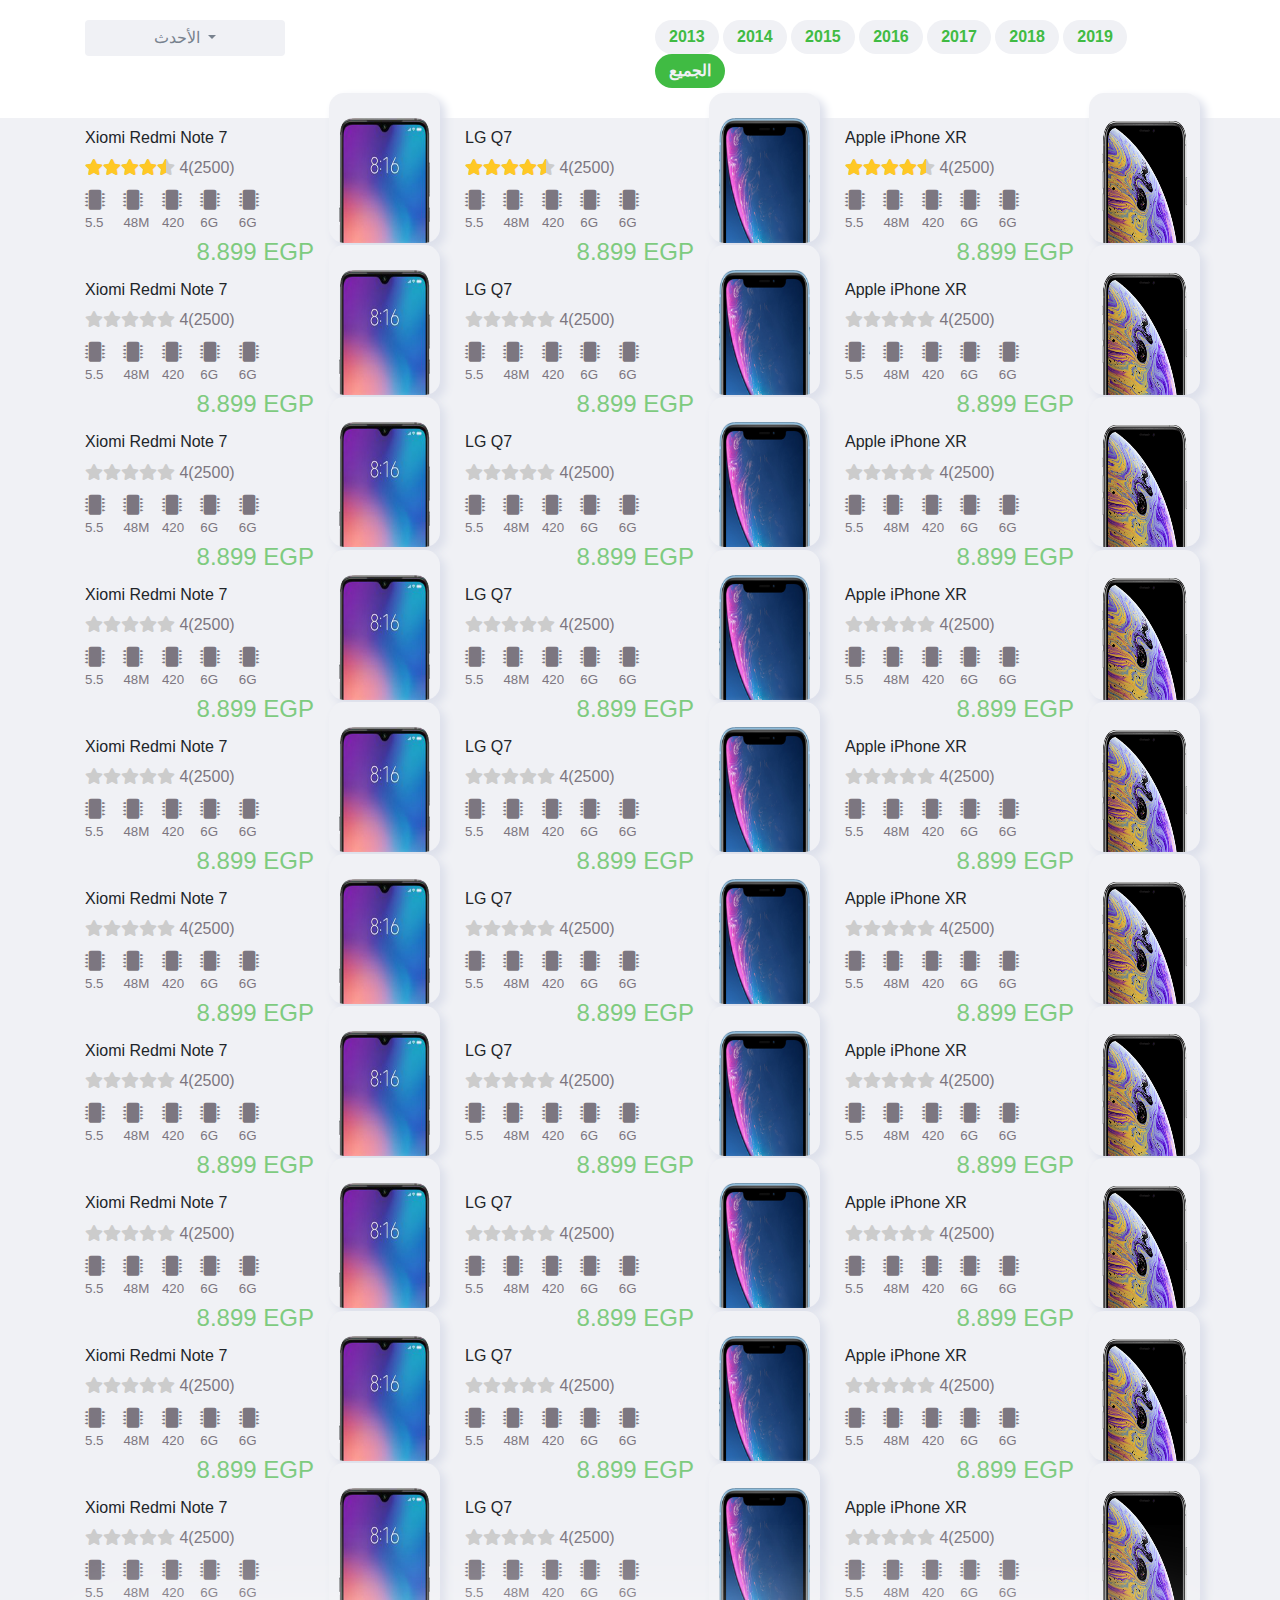
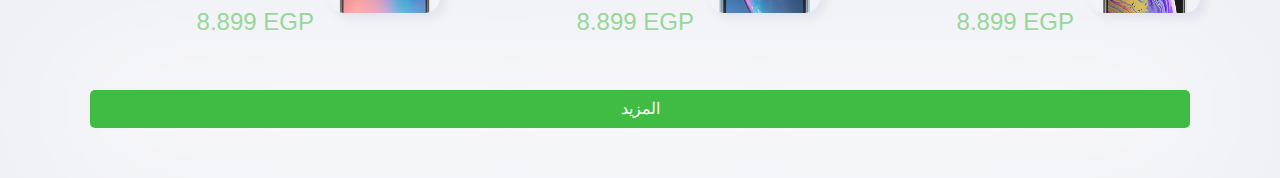
<file: devices.html>
<!DOCTYPE html>
<html>
<head>
	<meta charset="utf-8">
	<title>Khiar</title>
	<link rel="stylesheet" type="text/css" href="https://cdnjs.cloudflare.com/ajax/libs/font-awesome/5.10.2/css/all.css">
	<link href="https://stackpath.bootstrapcdn.com/bootstrap/4.3.1/css/bootstrap.min.css" rel="stylesheet" integrity="sha384-ggOyR0iXCbMQv3Xipma34MD+dH/1fQ784/j6cY/iJTQUOhcWr7x9JvoRxT2MZw1T" crossorigin="anonymous">
	<link rel="stylesheet" href="css/bootstrap.min.css">
    <link rel="stylesheet" href="css/style.css">

</head>
<body>
	<div class="devcies">
		<div class="row-tap">
			<div class="container">
				<!-- Row of Dropdown Button and Years -->
				<div class="row ">
					<!-- Dropdown Button -->
					<div class="dropdown col">
			            <button class="btn btn-secondary dropdown-toggle" type="button" id="dropdownMenuButton" data-toggle="dropdown" aria-haspopup="true" aria-expanded="false">
			              الأحدث
			            </button>
			            <div class="dropdown-menu" aria-labelledby="dropdownMenuButton">
			              <a class="dropdown-item" href="#">الأعلى سعرا</a>
			              <a class="dropdown-item" href="#">الأقل سعرا</a>
			            </div>
		          </div>
		       		 <!-- Tab of years -->
		          <div class="col tabs">
			            <ul id="years">
			              <li id="year-2013" class="inactive">2013</li>
			              <li id="year-2014" class="inactive">2014</li>
			              <li id="year-2015" class="inactive">2015</li>
			              <li id="year-2016" class="inactive">2016</li>
			              <li id="year-2017" class="inactive">2017</li>
			              <li id="year-2018" class="inactive">2018</li>
			              <li id="year-2019" class="inactive">2019</li>
			              <li id="all-years" >الجميع</li>
			            </ul>
		          </div>
				</div>
			</div>
		</div>
		<section class="container">
			<!-- Row of devcies  -->
			<div class="row year-2013-content year-2014-content year-2015-content year-2016-content year-2017-content year-2018-content year-2019-content all-years-content years-content">
				<!-- first article >>device1 -->
				<article class="col-lg col-xs-12 devcie">
		            <div class="row">
			            <div  class="col">
			                <h6>Xiomi Redmi Note 7</h6>
			                <!-- stars Rating -->
		                    <div class="phoneName1">
		                    	<div class="stars-outer">
		                    		<div class="stars-inner"></div>
		                    	</div>
		                    </div>
		                    <span class="span-stars">4(2500)</span>
		                    <!-- icons -->
		                    <div class="">
		                    	<div class="icon">
		                    	<i class="fas fa-microchip"></i>
		                    	<span class="span-icons">5.5</span>
		                    	</div>
		                    	<div class="icon">
		                    	<i class="fas fa-microchip"></i>
		                    	<span class="span-icons">48M</span>
		                    	</div>
		                    	<div class="icon">
		                    	<i class="fas fa-microchip"></i>
		                    	<span class="span-icons">420</span>
		                    	</div>
		                    	<div class="icon">
		                    	<i class="fas fa-microchip"></i>
		                    	<span class="span-icons">6G</span>
		                    	</div>
		                    	<div class="icon">
		                    	<i class="fas fa-microchip"></i>
		                    	<span class="span-icons">6G</span>
		                    	</div>
		                    </div>
		                    <span class="span-price">8.899 EGP</span>
			            </div>
			            <div class="col- imgDiv">
			                <img src="images/131053-v6-xiaomi-mi-9-mobile-phone-large-1.png">
			            </div>
		          	</div>
	            </article>
	            <!-- second article >>device2 -->
	            <article class="col-lg col-xs-12 devcie">
	              	<div class="row">
		                <div class="col">
		                    <h6>LG Q7</h6>
		                    <!-- stars Rating -->
		                    <div class="phoneName2">
		                    	<div class="stars-outer">
		                    		<div class="stars-inner"></div>
		                    	</div>
		                    </div>
		                    <span class="span-stars">4(2500)</span>
		                    <!-- icons -->
		                    <div class="">
		                    	<div class="icon">
		                    	<i class="fas fa-microchip"></i>
		                    	<span class="span-icons">5.5</span>
		                    	</div>
		                    	<div class="icon">
		                    	<i class="fas fa-microchip"></i>
		                    	<span class="span-icons">48M</span>
		                    	</div>
		                    	<div class="icon">
		                    	<i class="fas fa-microchip"></i>
		                    	<span class="span-icons">420</span>
		                    	</div>
		                    	<div class="icon">
		                    	<i class="fas fa-microchip"></i>
		                    	<span class="span-icons">6G</span>
		                    	</div>
		                    	<div class="icon">
		                    	<i class="fas fa-microchip"></i>
		                    	<span class="span-icons">6G</span>
		                    	</div>
		                    </div>
		                    <span class="span-price">8.899 EGP</span>
		                </div>
		                <div class="col- imgDiv">
		                    <img src="images/Apple-iPhoneXr-Blue-1-3x.png">
		                </div>
	                </div>
	            </article>
	            <!-- third article >>device3 -->
	            <article class="col-lg col-xs-12 devcie">
	                <div class="row">
		                <div class="col">
		                    <h6>Apple iPhone XR</h6>
		                    <!-- stars Rating -->
		                    <div class="phoneName3">
		                    	<div class="stars-outer">
		                    		<div class="stars-inner"></div>
		                    	</div>
		                    </div>
		                    <span class="span-stars">4(2500)</span>
		                    <!-- icons -->
		                    <div class="">
		                    	<div class="icon">
		                    	<i class="fas fa-microchip"></i>
		                    	<span class="span-icons">5.5</span>
		                    	</div>
		                    	<div class="icon">
		                    	<i class="fas fa-microchip"></i>
		                    	<span class="span-icons">48M</span>
		                    	</div>
		                    	<div class="icon">
		                    	<i class="fas fa-microchip"></i>
		                    	<span class="span-icons">420</span>
		                    	</div>
		                    	<div class="icon">
		                    	<i class="fas fa-microchip"></i>
		                    	<span class="span-icons">6G</span>
		                    	</div>
		                    	<div class="icon">
		                    	<i class="fas fa-microchip"></i>
		                    	<span class="span-icons">6G</span>
		                    	</div>
		                    </div>
		                    <span class="span-price">8.899 EGP</span>
		                </div>
		                <div class="col- imgDiv">
		                    <img src="images/hero-shield-iPhoneXS.png">
		                </div>
	                </div>
	            </article>
			</div>
			<!-- Row of devcies  -->
			<div class="row year-2013-content year-2014-content year-2015-content year-2016-content year-2017-content year-2018-content year-2019-content all-years-content years-content">
				<!-- first article >>device1 -->
				<article class="col-lg col-xs-12 devcie">
		            <div class="row">
			            <div  class="col">
			                <h6>Xiomi Redmi Note 7</h6>
			                <!-- stars Rating -->
		                    <div class="phoneName1">
		                    	<div class="stars-outer">
		                    		<div class="stars-inner"></div>
		                    	</div>
		                    </div>
		                    <span class="span-stars">4(2500)</span>
		                    <!-- icons -->
		                    <div class="">
		                    	<div class="icon">
		                    	<i class="fas fa-microchip"></i>
		                    	<span class="span-icons">5.5</span>
		                    	</div>
		                    	<div class="icon">
		                    	<i class="fas fa-microchip"></i>
		                    	<span class="span-icons">48M</span>
		                    	</div>
		                    	<div class="icon">
		                    	<i class="fas fa-microchip"></i>
		                    	<span class="span-icons">420</span>
		                    	</div>
		                    	<div class="icon">
		                    	<i class="fas fa-microchip"></i>
		                    	<span class="span-icons">6G</span>
		                    	</div>
		                    	<div class="icon">
		                    	<i class="fas fa-microchip"></i>
		                    	<span class="span-icons">6G</span>
		                    	</div>
		                    </div>
		                    <span class="span-price">8.899 EGP</span>
			            </div>
			            <div class="col- imgDiv">
			                <img src="images/131053-v6-xiaomi-mi-9-mobile-phone-large-1.png">
			            </div>
		          	</div>
	            </article>
	            <!-- second article >>device2 -->
	            <article class="col-lg col-xs-12 devcie">
	              	<div class="row">
		                <div class="col">
		                    <h6>LG Q7</h6>
		                    <!-- stars Rating -->
		                    <div class="phoneName2">
		                    	<div class="stars-outer">
		                    		<div class="stars-inner"></div>
		                    	</div>
		                    </div>
		                    <span class="span-stars">4(2500)</span>
		                    <!-- icons -->
		                    <div class="">
		                    	<div class="icon">
		                    	<i class="fas fa-microchip"></i>
		                    	<span class="span-icons">5.5</span>
		                    	</div>
		                    	<div class="icon">
		                    	<i class="fas fa-microchip"></i>
		                    	<span class="span-icons">48M</span>
		                    	</div>
		                    	<div class="icon">
		                    	<i class="fas fa-microchip"></i>
		                    	<span class="span-icons">420</span>
		                    	</div>
		                    	<div class="icon">
		                    	<i class="fas fa-microchip"></i>
		                    	<span class="span-icons">6G</span>
		                    	</div>
		                    	<div class="icon">
		                    	<i class="fas fa-microchip"></i>
		                    	<span class="span-icons">6G</span>
		                    	</div>
		                    </div>
		                    <span class="span-price">8.899 EGP</span>
		                </div>
		                <div class="col- imgDiv">
		                    <img src="images/Apple-iPhoneXr-Blue-1-3x.png">
		                </div>
	                </div>
	            </article>
	            <!-- third article >>device3 -->
	            <article class="col-lg col-xs-12 devcie">
	                <div class="row">
		                <div class="col">
		                    <h6>Apple iPhone XR</h6>
		                    <!-- stars Rating -->
		                    <div class="phoneName3">
		                    	<div class="stars-outer">
		                    		<div class="stars-inner"></div>
		                    	</div>
		                    </div>
		                    <span class="span-stars">4(2500)</span>
		                    <!-- icons -->
		                    <div class="">
		                    	<div class="icon">
		                    	<i class="fas fa-microchip"></i>
		                    	<span class="span-icons">5.5</span>
		                    	</div>
		                    	<div class="icon">
		                    	<i class="fas fa-microchip"></i>
		                    	<span class="span-icons">48M</span>
		                    	</div>
		                    	<div class="icon">
		                    	<i class="fas fa-microchip"></i>
		                    	<span class="span-icons">420</span>
		                    	</div>
		                    	<div class="icon">
		                    	<i class="fas fa-microchip"></i>
		                    	<span class="span-icons">6G</span>
		                    	</div>
		                    	<div class="icon">
		                    	<i class="fas fa-microchip"></i>
		                    	<span class="span-icons">6G</span>
		                    	</div>
		                    </div>
		                    <span class="span-price">8.899 EGP</span>
		                </div>
		                <div class="col- imgDiv">
		                    <img src="images/hero-shield-iPhoneXS.png">
		                </div>
	                </div>
	            </article>
			</div>
			<!-- Row of devcies  -->
			<div class="row year-2013-content year-2014-content year-2015-content year-2016-content year-2017-content year-2018-content year-2019-content all-years-content years-content">
				<!-- first article >>device1 -->
				<article class="col-lg col-xs-12 devcie">
		            <div class="row">
			            <div  class="col">
			                <h6>Xiomi Redmi Note 7</h6>
			                <!-- stars Rating -->
		                    <div class="phoneName1">
		                    	<div class="stars-outer">
		                    		<div class="stars-inner"></div>
		                    	</div>
		                    </div>
		                    <span class="span-stars">4(2500)</span>
		                    <!-- icons -->
		                    <div class="">
		                    	<div class="icon">
		                    	<i class="fas fa-microchip"></i>
		                    	<span class="span-icons">5.5</span>
		                    	</div>
		                    	<div class="icon">
		                    	<i class="fas fa-microchip"></i>
		                    	<span class="span-icons">48M</span>
		                    	</div>
		                    	<div class="icon">
		                    	<i class="fas fa-microchip"></i>
		                    	<span class="span-icons">420</span>
		                    	</div>
		                    	<div class="icon">
		                    	<i class="fas fa-microchip"></i>
		                    	<span class="span-icons">6G</span>
		                    	</div>
		                    	<div class="icon">
		                    	<i class="fas fa-microchip"></i>
		                    	<span class="span-icons">6G</span>
		                    	</div>
		                    </div>
		                    <span class="span-price">8.899 EGP</span>
			            </div>
			            <div class="col- imgDiv">
			                <img src="images/131053-v6-xiaomi-mi-9-mobile-phone-large-1.png">
			            </div>
		          	</div>
	            </article>
	            <!-- second article >>device2 -->
	            <article class="col-lg col-xs-12 devcie">
	              	<div class="row">
		                <div class="col">
		                    <h6>LG Q7</h6>
		                    <!-- stars Rating -->
		                    <div class="phoneName2">
		                    	<div class="stars-outer">
		                    		<div class="stars-inner"></div>
		                    	</div>
		                    </div>
		                    <span class="span-stars">4(2500)</span>
		                    <!-- icons -->
		                    <div class="">
		                    	<div class="icon">
		                    	<i class="fas fa-microchip"></i>
		                    	<span class="span-icons">5.5</span>
		                    	</div>
		                    	<div class="icon">
		                    	<i class="fas fa-microchip"></i>
		                    	<span class="span-icons">48M</span>
		                    	</div>
		                    	<div class="icon">
		                    	<i class="fas fa-microchip"></i>
		                    	<span class="span-icons">420</span>
		                    	</div>
		                    	<div class="icon">
		                    	<i class="fas fa-microchip"></i>
		                    	<span class="span-icons">6G</span>
		                    	</div>
		                    	<div class="icon">
		                    	<i class="fas fa-microchip"></i>
		                    	<span class="span-icons">6G</span>
		                    	</div>
		                    </div>
		                    <span class="span-price">8.899 EGP</span>
		                </div>
		                <div class="col- imgDiv">
		                    <img src="images/Apple-iPhoneXr-Blue-1-3x.png">
		                </div>
	                </div>
	            </article>
	            <!-- third article >>device3 -->
	            <article class="col-lg col-xs-12 devcie">
	                <div class="row">
		                <div class="col">
		                    <h6>Apple iPhone XR</h6>
		                    <!-- stars Rating -->
		                    <div class="phoneName3">
		                    	<div class="stars-outer">
		                    		<div class="stars-inner"></div>
		                    	</div>
		                    </div>
		                    <span class="span-stars">4(2500)</span>
		                    <!-- icons -->
		                    <div class="">
		                    	<div class="icon">
		                    	<i class="fas fa-microchip"></i>
		                    	<span class="span-icons">5.5</span>
		                    	</div>
		                    	<div class="icon">
		                    	<i class="fas fa-microchip"></i>
		                    	<span class="span-icons">48M</span>
		                    	</div>
		                    	<div class="icon">
		                    	<i class="fas fa-microchip"></i>
		                    	<span class="span-icons">420</span>
		                    	</div>
		                    	<div class="icon">
		                    	<i class="fas fa-microchip"></i>
		                    	<span class="span-icons">6G</span>
		                    	</div>
		                    	<div class="icon">
		                    	<i class="fas fa-microchip"></i>
		                    	<span class="span-icons">6G</span>
		                    	</div>
		                    </div>
		                    <span class="span-price">8.899 EGP</span>
		                </div>
		                <div class="col- imgDiv">
		                    <img src="images/hero-shield-iPhoneXS.png">
		                </div>
	                </div>
	            </article>
			</div>
			<!-- Row of devcies  -->
			<div class="row year-2013-content year-2014-content year-2015-content year-2016-content year-2017-content year-2018-content year-2019-content all-years-content years-content">
				<!-- first article >>device1 -->
				<article class="col-lg col-xs-12 devcie">
		            <div class="row">
			            <div  class="col">
			                <h6>Xiomi Redmi Note 7</h6>
			                <!-- stars Rating -->
		                    <div class="phoneName1">
		                    	<div class="stars-outer">
		                    		<div class="stars-inner"></div>
		                    	</div>
		                    </div>
		                    <span class="span-stars">4(2500)</span>
		                    <!-- icons -->
		                    <div class="">
		                    	<div class="icon">
		                    	<i class="fas fa-microchip"></i>
		                    	<span class="span-icons">5.5</span>
		                    	</div>
		                    	<div class="icon">
		                    	<i class="fas fa-microchip"></i>
		                    	<span class="span-icons">48M</span>
		                    	</div>
		                    	<div class="icon">
		                    	<i class="fas fa-microchip"></i>
		                    	<span class="span-icons">420</span>
		                    	</div>
		                    	<div class="icon">
		                    	<i class="fas fa-microchip"></i>
		                    	<span class="span-icons">6G</span>
		                    	</div>
		                    	<div class="icon">
		                    	<i class="fas fa-microchip"></i>
		                    	<span class="span-icons">6G</span>
		                    	</div>
		                    </div>
		                    <span class="span-price">8.899 EGP</span>
			            </div>
			            <div class="col- imgDiv">
			                <img src="images/131053-v6-xiaomi-mi-9-mobile-phone-large-1.png">
			            </div>
		          	</div>
	            </article>
	            <!-- second article >>device2 -->
	            <article class="col-lg col-xs-12 devcie">
	              	<div class="row">
		                <div class="col">
		                    <h6>LG Q7</h6>
		                    <!-- stars Rating -->
		                    <div class="phoneName2">
		                    	<div class="stars-outer">
		                    		<div class="stars-inner"></div>
		                    	</div>
		                    </div>
		                    <span class="span-stars">4(2500)</span>
		                    <!-- icons -->
		                    <div class="">
		                    	<div class="icon">
		                    	<i class="fas fa-microchip"></i>
		                    	<span class="span-icons">5.5</span>
		                    	</div>
		                    	<div class="icon">
		                    	<i class="fas fa-microchip"></i>
		                    	<span class="span-icons">48M</span>
		                    	</div>
		                    	<div class="icon">
		                    	<i class="fas fa-microchip"></i>
		                    	<span class="span-icons">420</span>
		                    	</div>
		                    	<div class="icon">
		                    	<i class="fas fa-microchip"></i>
		                    	<span class="span-icons">6G</span>
		                    	</div>
		                    	<div class="icon">
		                    	<i class="fas fa-microchip"></i>
		                    	<span class="span-icons">6G</span>
		                    	</div>
		                    </div>
		                    <span class="span-price">8.899 EGP</span>
		                </div>
		                <div class="col- imgDiv">
		                    <img src="images/Apple-iPhoneXr-Blue-1-3x.png">
		                </div>
	                </div>
	            </article>
	            <!-- third article >>device3 -->
	            <article class="col-lg col-xs-12 devcie">
	                <div class="row">
		                <div class="col">
		                    <h6>Apple iPhone XR</h6>
		                    <!-- stars Rating -->
		                    <div class="phoneName3">
		                    	<div class="stars-outer">
		                    		<div class="stars-inner"></div>
		                    	</div>
		                    </div>
		                    <span class="span-stars">4(2500)</span>
		                    <!-- icons -->
		                    <div class="">
		                    	<div class="icon">
		                    	<i class="fas fa-microchip"></i>
		                    	<span class="span-icons">5.5</span>
		                    	</div>
		                    	<div class="icon">
		                    	<i class="fas fa-microchip"></i>
		                    	<span class="span-icons">48M</span>
		                    	</div>
		                    	<div class="icon">
		                    	<i class="fas fa-microchip"></i>
		                    	<span class="span-icons">420</span>
		                    	</div>
		                    	<div class="icon">
		                    	<i class="fas fa-microchip"></i>
		                    	<span class="span-icons">6G</span>
		                    	</div>
		                    	<div class="icon">
		                    	<i class="fas fa-microchip"></i>
		                    	<span class="span-icons">6G</span>
		                    	</div>
		                    </div>
		                    <span class="span-price">8.899 EGP</span>
		                </div>
		                <div class="col- imgDiv">
		                    <img src="images/hero-shield-iPhoneXS.png">
		                </div>
	                </div>
	            </article>
			</div>
			<!-- Row of devcies  -->
			<div class="row year-2013-content year-2014-content year-2015-content year-2016-content year-2017-content year-2018-content year-2019-content all-years-content years-content">
				<!-- first article >>device1 -->
				<article class="col-lg col-xs-12 devcie">
		            <div class="row">
			            <div  class="col">
			                <h6>Xiomi Redmi Note 7</h6>
			                <!-- stars Rating -->
		                    <div class="phoneName1">
		                    	<div class="stars-outer">
		                    		<div class="stars-inner"></div>
		                    	</div>
		                    </div>
		                    <span class="span-stars">4(2500)</span>
		                    <!-- icons -->
		                    <div class="">
		                    	<div class="icon">
		                    	<i class="fas fa-microchip"></i>
		                    	<span class="span-icons">5.5</span>
		                    	</div>
		                    	<div class="icon">
		                    	<i class="fas fa-microchip"></i>
		                    	<span class="span-icons">48M</span>
		                    	</div>
		                    	<div class="icon">
		                    	<i class="fas fa-microchip"></i>
		                    	<span class="span-icons">420</span>
		                    	</div>
		                    	<div class="icon">
		                    	<i class="fas fa-microchip"></i>
		                    	<span class="span-icons">6G</span>
		                    	</div>
		                    	<div class="icon">
		                    	<i class="fas fa-microchip"></i>
		                    	<span class="span-icons">6G</span>
		                    	</div>
		                    </div>
		                    <span class="span-price">8.899 EGP</span>
			            </div>
			            <div class="col- imgDiv">
			                <img src="images/131053-v6-xiaomi-mi-9-mobile-phone-large-1.png">
			            </div>
		          	</div>
	            </article>
	            <!-- second article >>device2 -->
	            <article class="col-lg col-xs-12 devcie">
	              	<div class="row">
		                <div class="col">
		                    <h6>LG Q7</h6>
		                    <!-- stars Rating -->
		                    <div class="phoneName2">
		                    	<div class="stars-outer">
		                    		<div class="stars-inner"></div>
		                    	</div>
		                    </div>
		                    <span class="span-stars">4(2500)</span>
		                    <!-- icons -->
		                    <div class="">
		                    	<div class="icon">
		                    	<i class="fas fa-microchip"></i>
		                    	<span class="span-icons">5.5</span>
		                    	</div>
		                    	<div class="icon">
		                    	<i class="fas fa-microchip"></i>
		                    	<span class="span-icons">48M</span>
		                    	</div>
		                    	<div class="icon">
		                    	<i class="fas fa-microchip"></i>
		                    	<span class="span-icons">420</span>
		                    	</div>
		                    	<div class="icon">
		                    	<i class="fas fa-microchip"></i>
		                    	<span class="span-icons">6G</span>
		                    	</div>
		                    	<div class="icon">
		                    	<i class="fas fa-microchip"></i>
		                    	<span class="span-icons">6G</span>
		                    	</div>
		                    </div>
		                    <span class="span-price">8.899 EGP</span>
		                </div>
		                <div class="col- imgDiv">
		                    <img src="images/Apple-iPhoneXr-Blue-1-3x.png">
		                </div>
	                </div>
	            </article>
	            <!-- third article >>device3 -->
	            <article class="col-lg col-xs-12 devcie">
	                <div class="row">
		                <div class="col">
		                    <h6>Apple iPhone XR</h6>
		                    <!-- stars Rating -->
		                    <div class="phoneName3">
		                    	<div class="stars-outer">
		                    		<div class="stars-inner"></div>
		                    	</div>
		                    </div>
		                    <span class="span-stars">4(2500)</span>
		                    <!-- icons -->
		                    <div class="">
		                    	<div class="icon">
		                    	<i class="fas fa-microchip"></i>
		                    	<span class="span-icons">5.5</span>
		                    	</div>
		                    	<div class="icon">
		                    	<i class="fas fa-microchip"></i>
		                    	<span class="span-icons">48M</span>
		                    	</div>
		                    	<div class="icon">
		                    	<i class="fas fa-microchip"></i>
		                    	<span class="span-icons">420</span>
		                    	</div>
		                    	<div class="icon">
		                    	<i class="fas fa-microchip"></i>
		                    	<span class="span-icons">6G</span>
		                    	</div>
		                    	<div class="icon">
		                    	<i class="fas fa-microchip"></i>
		                    	<span class="span-icons">6G</span>
		                    	</div>
		                    </div>
		                    <span class="span-price">8.899 EGP</span>
		                </div>
		                <div class="col- imgDiv">
		                    <img src="images/hero-shield-iPhoneXS.png">
		                </div>
	                </div>
	            </article>
			</div>
			<!-- Row of devcies  -->
			<div class="row year-2013-content year-2014-content year-2015-content year-2016-content year-2017-content year-2018-content year-2019-content all-years-content years-content">
				<!-- first article >>device1 -->
				<article class="col-lg col-xs-12 devcie">
		            <div class="row">
			            <div  class="col">
			                <h6>Xiomi Redmi Note 7</h6>
			                <!-- stars Rating -->
		                    <div class="phoneName1">
		                    	<div class="stars-outer">
		                    		<div class="stars-inner"></div>
		                    	</div>
		                    </div>
		                    <span class="span-stars">4(2500)</span>
		                    <!-- icons -->
		                    <div class="">
		                    	<div class="icon">
		                    	<i class="fas fa-microchip"></i>
		                    	<span class="span-icons">5.5</span>
		                    	</div>
		                    	<div class="icon">
		                    	<i class="fas fa-microchip"></i>
		                    	<span class="span-icons">48M</span>
		                    	</div>
		                    	<div class="icon">
		                    	<i class="fas fa-microchip"></i>
		                    	<span class="span-icons">420</span>
		                    	</div>
		                    	<div class="icon">
		                    	<i class="fas fa-microchip"></i>
		                    	<span class="span-icons">6G</span>
		                    	</div>
		                    	<div class="icon">
		                    	<i class="fas fa-microchip"></i>
		                    	<span class="span-icons">6G</span>
		                    	</div>
		                    </div>
		                    <span class="span-price">8.899 EGP</span>
			            </div>
			            <div class="col- imgDiv">
			                <img src="images/131053-v6-xiaomi-mi-9-mobile-phone-large-1.png">
			            </div>
		          	</div>
	            </article>
	            <!-- second article >>device2 -->
	            <article class="col-lg col-xs-12 devcie">
	              	<div class="row">
		                <div class="col">
		                    <h6>LG Q7</h6>
		                    <!-- stars Rating -->
		                    <div class="phoneName2">
		                    	<div class="stars-outer">
		                    		<div class="stars-inner"></div>
		                    	</div>
		                    </div>
		                    <span class="span-stars">4(2500)</span>
		                    <!-- icons -->
		                    <div class="">
		                    	<div class="icon">
		                    	<i class="fas fa-microchip"></i>
		                    	<span class="span-icons">5.5</span>
		                    	</div>
		                    	<div class="icon">
		                    	<i class="fas fa-microchip"></i>
		                    	<span class="span-icons">48M</span>
		                    	</div>
		                    	<div class="icon">
		                    	<i class="fas fa-microchip"></i>
		                    	<span class="span-icons">420</span>
		                    	</div>
		                    	<div class="icon">
		                    	<i class="fas fa-microchip"></i>
		                    	<span class="span-icons">6G</span>
		                    	</div>
		                    	<div class="icon">
		                    	<i class="fas fa-microchip"></i>
		                    	<span class="span-icons">6G</span>
		                    	</div>
		                    </div>
		                    <span class="span-price">8.899 EGP</span>
		                </div>
		                <div class="col- imgDiv">
		                    <img src="images/Apple-iPhoneXr-Blue-1-3x.png">
		                </div>
	                </div>
	            </article>
	            <!-- third article >>device3 -->
	            <article class="col-lg col-xs-12 devcie">
	                <div class="row">
		                <div class="col">
		                    <h6>Apple iPhone XR</h6>
		                    <!-- stars Rating -->
		                    <div class="phoneName3">
		                    	<div class="stars-outer">
		                    		<div class="stars-inner"></div>
		                    	</div>
		                    </div>
		                    <span class="span-stars">4(2500)</span>
		                    <!-- icons -->
		                    <div class="">
		                    	<div class="icon">
		                    	<i class="fas fa-microchip"></i>
		                    	<span class="span-icons">5.5</span>
		                    	</div>
		                    	<div class="icon">
		                    	<i class="fas fa-microchip"></i>
		                    	<span class="span-icons">48M</span>
		                    	</div>
		                    	<div class="icon">
		                    	<i class="fas fa-microchip"></i>
		                    	<span class="span-icons">420</span>
		                    	</div>
		                    	<div class="icon">
		                    	<i class="fas fa-microchip"></i>
		                    	<span class="span-icons">6G</span>
		                    	</div>
		                    	<div class="icon">
		                    	<i class="fas fa-microchip"></i>
		                    	<span class="span-icons">6G</span>
		                    	</div>
		                    </div>
		                    <span class="span-price">8.899 EGP</span>
		                </div>
		                <div class="col- imgDiv">
		                    <img src="images/hero-shield-iPhoneXS.png">
		                </div>
	                </div>
	            </article>
			</div>
			<!-- Row of devcies  -->
			<div class="row year-2013-content year-2014-content year-2015-content year-2016-content year-2017-content year-2018-content year-2019-content all-years-content years-content">
				<!-- first article >>device1 -->
				<article class="col-lg col-xs-12 devcie">
		            <div class="row">
			            <div  class="col">
			                <h6>Xiomi Redmi Note 7</h6>
			                <!-- stars Rating -->
		                    <div class="phoneName1">
		                    	<div class="stars-outer">
		                    		<div class="stars-inner"></div>
		                    	</div>
		                    </div>
		                    <span class="span-stars">4(2500)</span>
		                    <!-- icons -->
		                    <div class="">
		                    	<div class="icon">
		                    	<i class="fas fa-microchip"></i>
		                    	<span class="span-icons">5.5</span>
		                    	</div>
		                    	<div class="icon">
		                    	<i class="fas fa-microchip"></i>
		                    	<span class="span-icons">48M</span>
		                    	</div>
		                    	<div class="icon">
		                    	<i class="fas fa-microchip"></i>
		                    	<span class="span-icons">420</span>
		                    	</div>
		                    	<div class="icon">
		                    	<i class="fas fa-microchip"></i>
		                    	<span class="span-icons">6G</span>
		                    	</div>
		                    	<div class="icon">
		                    	<i class="fas fa-microchip"></i>
		                    	<span class="span-icons">6G</span>
		                    	</div>
		                    </div>
		                    <span class="span-price">8.899 EGP</span>
			            </div>
			            <div class="col- imgDiv">
			                <img src="images/131053-v6-xiaomi-mi-9-mobile-phone-large-1.png">
			            </div>
		          	</div>
	            </article>
	            <!-- second article >>device2 -->
	            <article class="col-lg col-xs-12 devcie">
	              	<div class="row">
		                <div class="col">
		                    <h6>LG Q7</h6>
		                    <!-- stars Rating -->
		                    <div class="phoneName2">
		                    	<div class="stars-outer">
		                    		<div class="stars-inner"></div>
		                    	</div>
		                    </div>
		                    <span class="span-stars">4(2500)</span>
		                    <!-- icons -->
		                    <div class="">
		                    	<div class="icon">
		                    	<i class="fas fa-microchip"></i>
		                    	<span class="span-icons">5.5</span>
		                    	</div>
		                    	<div class="icon">
		                    	<i class="fas fa-microchip"></i>
		                    	<span class="span-icons">48M</span>
		                    	</div>
		                    	<div class="icon">
		                    	<i class="fas fa-microchip"></i>
		                    	<span class="span-icons">420</span>
		                    	</div>
		                    	<div class="icon">
		                    	<i class="fas fa-microchip"></i>
		                    	<span class="span-icons">6G</span>
		                    	</div>
		                    	<div class="icon">
		                    	<i class="fas fa-microchip"></i>
		                    	<span class="span-icons">6G</span>
		                    	</div>
		                    </div>
		                    <span class="span-price">8.899 EGP</span>
		                </div>
		                <div class="col- imgDiv">
		                    <img src="images/Apple-iPhoneXr-Blue-1-3x.png">
		                </div>
	                </div>
	            </article>
	            <!-- third article >>device3 -->
	            <article class="col-lg col-xs-12 devcie">
	                <div class="row">
		                <div class="col">
		                    <h6>Apple iPhone XR</h6>
		                    <!-- stars Rating -->
		                    <div class="phoneName3">
		                    	<div class="stars-outer">
		                    		<div class="stars-inner"></div>
		                    	</div>
		                    </div>
		                    <span class="span-stars">4(2500)</span>
		                    <!-- icons -->
		                    <div class="">
		                    	<div class="icon">
		                    	<i class="fas fa-microchip"></i>
		                    	<span class="span-icons">5.5</span>
		                    	</div>
		                    	<div class="icon">
		                    	<i class="fas fa-microchip"></i>
		                    	<span class="span-icons">48M</span>
		                    	</div>
		                    	<div class="icon">
		                    	<i class="fas fa-microchip"></i>
		                    	<span class="span-icons">420</span>
		                    	</div>
		                    	<div class="icon">
		                    	<i class="fas fa-microchip"></i>
		                    	<span class="span-icons">6G</span>
		                    	</div>
		                    	<div class="icon">
		                    	<i class="fas fa-microchip"></i>
		                    	<span class="span-icons">6G</span>
		                    	</div>
		                    </div>
		                    <span class="span-price">8.899 EGP</span>
		                </div>
		                <div class="col- imgDiv">
		                    <img src="images/hero-shield-iPhoneXS.png">
		                </div>
	                </div>
	            </article>
			</div>
			<!-- Row of devcies  -->
			<div class="row year-2013-content year-2014-content year-2015-content year-2016-content year-2017-content year-2018-content year-2019-content all-years-content years-content">
				<!-- first article >>device1 -->
				<article class="col-lg col-xs-12 devcie">
		            <div class="row">
			            <div  class="col">
			                <h6>Xiomi Redmi Note 7</h6>
			                <!-- stars Rating -->
		                    <div class="phoneName1">
		                    	<div class="stars-outer">
		                    		<div class="stars-inner"></div>
		                    	</div>
		                    </div>
		                    <span class="span-stars">4(2500)</span>
		                    <!-- icons -->
		                    <div class="">
		                    	<div class="icon">
		                    	<i class="fas fa-microchip"></i>
		                    	<span class="span-icons">5.5</span>
		                    	</div>
		                    	<div class="icon">
		                    	<i class="fas fa-microchip"></i>
		                    	<span class="span-icons">48M</span>
		                    	</div>
		                    	<div class="icon">
		                    	<i class="fas fa-microchip"></i>
		                    	<span class="span-icons">420</span>
		                    	</div>
		                    	<div class="icon">
		                    	<i class="fas fa-microchip"></i>
		                    	<span class="span-icons">6G</span>
		                    	</div>
		                    	<div class="icon">
		                    	<i class="fas fa-microchip"></i>
		                    	<span class="span-icons">6G</span>
		                    	</div>
		                    </div>
		                    <span class="span-price">8.899 EGP</span>
			            </div>
			            <div class="col- imgDiv">
			                <img src="images/131053-v6-xiaomi-mi-9-mobile-phone-large-1.png">
			            </div>
		          	</div>
	            </article>
	            <!-- second article >>device2 -->
	            <article class="col-lg col-xs-12 devcie">
	              	<div class="row">
		                <div class="col">
		                    <h6>LG Q7</h6>
		                    <!-- stars Rating -->
		                    <div class="phoneName2">
		                    	<div class="stars-outer">
		                    		<div class="stars-inner"></div>
		                    	</div>
		                    </div>
		                    <span class="span-stars">4(2500)</span>
		                    <!-- icons -->
		                    <div class="">
		                    	<div class="icon">
		                    	<i class="fas fa-microchip"></i>
		                    	<span class="span-icons">5.5</span>
		                    	</div>
		                    	<div class="icon">
		                    	<i class="fas fa-microchip"></i>
		                    	<span class="span-icons">48M</span>
		                    	</div>
		                    	<div class="icon">
		                    	<i class="fas fa-microchip"></i>
		                    	<span class="span-icons">420</span>
		                    	</div>
		                    	<div class="icon">
		                    	<i class="fas fa-microchip"></i>
		                    	<span class="span-icons">6G</span>
		                    	</div>
		                    	<div class="icon">
		                    	<i class="fas fa-microchip"></i>
		                    	<span class="span-icons">6G</span>
		                    	</div>
		                    </div>
		                    <span class="span-price">8.899 EGP</span>
		                </div>
		                <div class="col- imgDiv">
		                    <img src="images/Apple-iPhoneXr-Blue-1-3x.png">
		                </div>
	                </div>
	            </article>
	            <!-- third article >>device3 -->
	            <article class="col-lg col-xs-12 devcie">
	                <div class="row">
		                <div class="col">
		                    <h6>Apple iPhone XR</h6>
		                    <!-- stars Rating -->
		                    <div class="phoneName3">
		                    	<div class="stars-outer">
		                    		<div class="stars-inner"></div>
		                    	</div>
		                    </div>
		                    <span class="span-stars">4(2500)</span>
		                    <!-- icons -->
		                    <div class="">
		                    	<div class="icon">
		                    	<i class="fas fa-microchip"></i>
		                    	<span class="span-icons">5.5</span>
		                    	</div>
		                    	<div class="icon">
		                    	<i class="fas fa-microchip"></i>
		                    	<span class="span-icons">48M</span>
		                    	</div>
		                    	<div class="icon">
		                    	<i class="fas fa-microchip"></i>
		                    	<span class="span-icons">420</span>
		                    	</div>
		                    	<div class="icon">
		                    	<i class="fas fa-microchip"></i>
		                    	<span class="span-icons">6G</span>
		                    	</div>
		                    	<div class="icon">
		                    	<i class="fas fa-microchip"></i>
		                    	<span class="span-icons">6G</span>
		                    	</div>
		                    </div>
		                    <span class="span-price">8.899 EGP</span>
		                </div>
		                <div class="col- imgDiv">
		                    <img src="images/hero-shield-iPhoneXS.png">
		                </div>
	                </div>
	            </article>
			</div>
			<!-- Row of devcies  -->
			<div class="row year-2013-content year-2014-content year-2015-content year-2016-content year-2017-content year-2018-content year-2019-content all-years-content years-content">
				<!-- first article >>device1 -->
				<article class="col-lg col-xs-12 devcie">
		            <div class="row">
			            <div  class="col">
			                <h6>Xiomi Redmi Note 7</h6>
			                <!-- stars Rating -->
		                    <div class="phoneName1">
		                    	<div class="stars-outer">
		                    		<div class="stars-inner"></div>
		                    	</div>
		                    </div>
		                    <span class="span-stars">4(2500)</span>
		                    <!-- icons -->
		                    <div class="">
		                    	<div class="icon">
		                    	<i class="fas fa-microchip"></i>
		                    	<span class="span-icons">5.5</span>
		                    	</div>
		                    	<div class="icon">
		                    	<i class="fas fa-microchip"></i>
		                    	<span class="span-icons">48M</span>
		                    	</div>
		                    	<div class="icon">
		                    	<i class="fas fa-microchip"></i>
		                    	<span class="span-icons">420</span>
		                    	</div>
		                    	<div class="icon">
		                    	<i class="fas fa-microchip"></i>
		                    	<span class="span-icons">6G</span>
		                    	</div>
		                    	<div class="icon">
		                    	<i class="fas fa-microchip"></i>
		                    	<span class="span-icons">6G</span>
		                    	</div>
		                    </div>
		                    <span class="span-price">8.899 EGP</span>
			            </div>
			            <div class="col- imgDiv">
			                <img src="images/131053-v6-xiaomi-mi-9-mobile-phone-large-1.png">
			            </div>
		          	</div>
	            </article>
	            <!-- second article >>device2 -->
	            <article class="col-lg col-xs-12 devcie">
	              	<div class="row">
		                <div class="col">
		                    <h6>LG Q7</h6>
		                    <!-- stars Rating -->
		                    <div class="phoneName2">
		                    	<div class="stars-outer">
		                    		<div class="stars-inner"></div>
		                    	</div>
		                    </div>
		                    <span class="span-stars">4(2500)</span>
		                    <!-- icons -->
		                    <div class="">
		                    	<div class="icon">
		                    	<i class="fas fa-microchip"></i>
		                    	<span class="span-icons">5.5</span>
		                    	</div>
		                    	<div class="icon">
		                    	<i class="fas fa-microchip"></i>
		                    	<span class="span-icons">48M</span>
		                    	</div>
		                    	<div class="icon">
		                    	<i class="fas fa-microchip"></i>
		                    	<span class="span-icons">420</span>
		                    	</div>
		                    	<div class="icon">
		                    	<i class="fas fa-microchip"></i>
		                    	<span class="span-icons">6G</span>
		                    	</div>
		                    	<div class="icon">
		                    	<i class="fas fa-microchip"></i>
		                    	<span class="span-icons">6G</span>
		                    	</div>
		                    </div>
		                    <span class="span-price">8.899 EGP</span>
		                </div>
		                <div class="col- imgDiv">
		                    <img src="images/Apple-iPhoneXr-Blue-1-3x.png">
		                </div>
	                </div>
	            </article>
	            <!-- third article >>device3 -->
	            <article class="col-lg col-xs-12 devcie">
	                <div class="row">
		                <div class="col">
		                    <h6>Apple iPhone XR</h6>
		                    <!-- stars Rating -->
		                    <div class="phoneName3">
		                    	<div class="stars-outer">
		                    		<div class="stars-inner"></div>
		                    	</div>
		                    </div>
		                    <span class="span-stars">4(2500)</span>
		                    <!-- icons -->
		                    <div class="">
		                    	<div class="icon">
		                    	<i class="fas fa-microchip"></i>
		                    	<span class="span-icons">5.5</span>
		                    	</div>
		                    	<div class="icon">
		                    	<i class="fas fa-microchip"></i>
		                    	<span class="span-icons">48M</span>
		                    	</div>
		                    	<div class="icon">
		                    	<i class="fas fa-microchip"></i>
		                    	<span class="span-icons">420</span>
		                    	</div>
		                    	<div class="icon">
		                    	<i class="fas fa-microchip"></i>
		                    	<span class="span-icons">6G</span>
		                    	</div>
		                    	<div class="icon">
		                    	<i class="fas fa-microchip"></i>
		                    	<span class="span-icons">6G</span>
		                    	</div>
		                    </div>
		                    <span class="span-price">8.899 EGP</span>
		                </div>
		                <div class="col- imgDiv">
		                    <img src="images/hero-shield-iPhoneXS.png">
		                </div>
	                </div>
	            </article>
			</div>
			<!-- Row of devcies  -->
			<div class="row year-2013-content year-2014-content year-2015-content year-2016-content year-2017-content year-2018-content year-2019-content all-years-content years-content panel">
				<!-- first article >>device1 -->
				<article class="col-lg col-xs-12 devcie">
		            <div class="row">
			            <div  class="col">
			                <h6>Xiomi Redmi Note 7</h6>
			                <!-- stars Rating -->
		                    <div class="phoneName1">
		                    	<div class="stars-outer">
		                    		<div class="stars-inner"></div>
		                    	</div>
		                    </div>
		                    <span class="span-stars">4(2500)</span>
		                    <!-- icons -->
		                    <div class="">
		                    	<div class="icon">
		                    	<i class="fas fa-microchip"></i>
		                    	<span class="span-icons">5.5</span>
		                    	</div>
		                    	<div class="icon">
		                    	<i class="fas fa-microchip"></i>
		                    	<span class="span-icons">48M</span>
		                    	</div>
		                    	<div class="icon">
		                    	<i class="fas fa-microchip"></i>
		                    	<span class="span-icons">420</span>
		                    	</div>
		                    	<div class="icon">
		                    	<i class="fas fa-microchip"></i>
		                    	<span class="span-icons">6G</span>
		                    	</div>
		                    	<div class="icon">
		                    	<i class="fas fa-microchip"></i>
		                    	<span class="span-icons">6G</span>
		                    	</div>
		                    </div>
		                    <span class="span-price">8.899 EGP</span>
			            </div>
			            <div class="col- imgDiv">
			                <img src="images/131053-v6-xiaomi-mi-9-mobile-phone-large-1.png">
			            </div>
		          	</div>
	            </article>
	            <!-- second article >>device2 -->
	            <article class="col-lg col-xs-12 devcie">
	              	<div class="row">
		                <div class="col">
		                    <h6>LG Q7</h6>
		                    <!-- stars Rating -->
		                    <div class="phoneName2">
		                    	<div class="stars-outer">
		                    		<div class="stars-inner"></div>
		                    	</div>
		                    </div>
		                    <span class="span-stars">4(2500)</span>
		                    <!-- icons -->
		                    <div class="">
		                    	<div class="icon">
		                    	<i class="fas fa-microchip"></i>
		                    	<span class="span-icons">5.5</span>
		                    	</div>
		                    	<div class="icon">
		                    	<i class="fas fa-microchip"></i>
		                    	<span class="span-icons">48M</span>
		                    	</div>
		                    	<div class="icon">
		                    	<i class="fas fa-microchip"></i>
		                    	<span class="span-icons">420</span>
		                    	</div>
		                    	<div class="icon">
		                    	<i class="fas fa-microchip"></i>
		                    	<span class="span-icons">6G</span>
		                    	</div>
		                    	<div class="icon">
		                    	<i class="fas fa-microchip"></i>
		                    	<span class="span-icons">6G</span>
		                    	</div>
		                    </div>
		                    <span class="span-price">8.899 EGP</span>
		                </div>
		                <div class="col- imgDiv">
		                    <img src="images/Apple-iPhoneXr-Blue-1-3x.png">
		                </div>
	                </div>
	            </article>
	            <!-- third article >>device3 -->
	            <article class="col-lg col-xs-12 devcie">
	                <div class="row">
		                <div class="col">
		                    <h6>Apple iPhone XR</h6>
		                    <!-- stars Rating -->
		                    <div class="phoneName3">
		                    	<div class="stars-outer">
		                    		<div class="stars-inner"></div>
		                    	</div>
		                    </div>
		                    <span class="span-stars">4(2500)</span>
		                    <!-- icons -->
		                    <div class="">
		                    	<div class="icon">
		                    	<i class="fas fa-microchip"></i>
		                    	<span class="span-icons">5.5</span>
		                    	</div>
		                    	<div class="icon">
		                    	<i class="fas fa-microchip"></i>
		                    	<span class="span-icons">48M</span>
		                    	</div>
		                    	<div class="icon">
		                    	<i class="fas fa-microchip"></i>
		                    	<span class="span-icons">420</span>
		                    	</div>
		                    	<div class="icon">
		                    	<i class="fas fa-microchip"></i>
		                    	<span class="span-icons">6G</span>
		                    	</div>
		                    	<div class="icon">
		                    	<i class="fas fa-microchip"></i>
		                    	<span class="span-icons">6G</span>
		                    	</div>
		                    </div>
		                    <span class="span-price">8.899 EGP</span>
		                </div>
		                <div class="col- imgDiv">
		                    <img src="images/hero-shield-iPhoneXS.png">
		                </div>
	                </div>
	            </article>
			</div>
			<!-- Row of devcies  -->
			<div class="row year-2013-content year-2014-content year-2015-content year-2016-content year-2017-content year-2018-content year-2019-content all-years-content years-content toggle">
				<!-- first article >>device1 -->
				<article class="col-lg col-xs-12 devcie">
		            <div class="row">
			            <div  class="col">
			                <h6></h6>
			                <!-- stars Rating -->
		                    <div class="phoneName1">
		                    	<div class="stars-outer">
		                    		<div class="stars-inner"></div>
		                    	</div>
		                    </div>
		                    <span class="span-stars">4(2500)</span>
		                    <!-- icons -->
		                    <div class="">
		                    	<div class="icon">
		                    	<i class="fas fa-microchip"></i>
		                    	<span class="span-icons">5.5</span>
		                    	</div>
		                    	<div class="icon">
		                    	<i class="fas fa-microchip"></i>
		                    	<span class="span-icons">48M</span>
		                    	</div>
		                    	<div class="icon">
		                    	<i class="fas fa-microchip"></i>
		                    	<span class="span-icons">420</span>
		                    	</div>
		                    	<div class="icon">
		                    	<i class="fas fa-microchip"></i>
		                    	<span class="span-icons">6G</span>
		                    	</div>
		                    	<div class="icon">
		                    	<i class="fas fa-microchip"></i>
		                    	<span class="span-icons">6G</span>
		                    	</div>
		                    </div>
		                    <span class="span-price">8.899 EGP</span>
			            </div>
			            <div class="col- imgDiv">
			                <img src="images/131053-v6-xiaomi-mi-9-mobile-phone-large-1.png">
			            </div>
		          	</div>
	            </article>
	            <!-- second article >>device2 -->
	            <article class="col-lg col-xs-12 devcie">
	              	<div class="row">
		                <div class="col">
		                    <h6>LG Q7</h6>
		                    <!-- stars Rating -->
		                    <div class="phoneName2">
		                    	<div class="stars-outer">
		                    		<div class="stars-inner"></div>
		                    	</div>
		                    </div>
		                    <span class="span-stars">4(2500)</span>
		                    <!-- icons -->
		                    <div class="">
		                    	<div class="icon">
		                    	<i class="fas fa-microchip"></i>
		                    	<span class="span-icons">5.5</span>
		                    	</div>
		                    	<div class="icon">
		                    	<i class="fas fa-microchip"></i>
		                    	<span class="span-icons">48M</span>
		                    	</div>
		                    	<div class="icon">
		                    	<i class="fas fa-microchip"></i>
		                    	<span class="span-icons">420</span>
		                    	</div>
		                    	<div class="icon">
		                    	<i class="fas fa-microchip"></i>
		                    	<span class="span-icons">6G</span>
		                    	</div>
		                    	<div class="icon">
		                    	<i class="fas fa-microchip"></i>
		                    	<span class="span-icons">6G</span>
		                    	</div>
		                    </div>
		                    <span class="span-price">8.899 EGP</span>
		                </div>
		                <div class="col- imgDiv">
		                    <img src="images/Apple-iPhoneXr-Blue-1-3x.png">
		                </div>
	                </div>
	            </article>
	            <!-- third article >>device3 -->
	            <article class="col-lg col-xs-12 devcie">
	                <div class="row">
		                <div class="col">
		                    <h6>Apple iPhone XR</h6>
		                    <!-- stars Rating -->
		                    <div class="phoneName3">
		                    	<div class="stars-outer">
		                    		<div class="stars-inner"></div>
		                    	</div>
		                    </div>
		                    <span class="span-stars">4(2500)</span>
		                    <!-- icons -->
		                    <div class="">
		                    	<div class="icon">
		                    	<i class="fas fa-microchip"></i>
		                    	<span class="span-icons">5.5</span>
		                    	</div>
		                    	<div class="icon">
		                    	<i class="fas fa-microchip"></i>
		                    	<span class="span-icons">48M</span>
		                    	</div>
		                    	<div class="icon">
		                    	<i class="fas fa-microchip"></i>
		                    	<span class="span-icons">420</span>
		                    	</div>
		                    	<div class="icon">
		                    	<i class="fas fa-microchip"></i>
		                    	<span class="span-icons">6G</span>
		                    	</div>
		                    	<div class="icon">
		                    	<i class="fas fa-microchip"></i>
		                    	<span class="span-icons">6G</span>
		                    	</div>
		                    </div>
		                    <span class="span-price">8.899 EGP</span>
		                </div>
		                <div class="col- imgDiv">
		                    <img src="images/hero-shield-iPhoneXS.png">
		                </div>
	                </div>
	            </article>
			</div>

			<div class="row">
				<div class="col"><button class="click">المزيد</button></div>
			</div>
			
		</section>
	</div>



	<script src="js/jquery-3.3.1.slim.min.js"></script>
    <script src="js/bootstrap.bundle.min.js"></script>
    <script src="js/script.js"></script>

</body>
</html>
</file>
<file: css/style.css>
*
{
	margin: 0;
	padding: 0;
}

/* colors >>>>> psd 
   
   light color >> #f0f1f5
   dark color >> #40bb43
   gray color >> #78828e
   yellow color >> #ffc825
   dark gray color >> #7c7680
   
*/


/*start devices section*/
.devcies
{
	background-color: #f0f1f5;
}
.row-tap
{
	background-color: white;
  padding-bottom: 30px;
  padding-top: 20px;
}

#dropdownMenuButton
{
  width: 200px;
  background-color: #f0f1f5;
  color: #78828e;
  border:0;
  box-shadow: 0 0 0 0;
}
.dropdown-menu.show
{
  display: block;
  width: 200px;
  color: #78828e;
  text-align: center;
  background-color: #f0f1f5;
  transition-duration: 1s;
}
.dropdown-item
{
  color: #78828e;
  font-weight: 500;
}
.dropdown-item:hover
{
  transition-duration: 2s;
	color: #f0f1f5;
	background-color:#7ecb7f ;

}
.tabs ul 
{
	list-style: none;
	margin: 0;
	padding: 0;
}
.tabs ul li 
{
	display: inline-block;
	padding: 5px 14px;
	cursor: pointer;
	background-color: #40bb43;
	color: #f0f1f5;
  border-radius: 20px;
  font-weight: 600;
}
.tabs ul li.inactive
{
	background-color: #f0f1f5;
	color: #40bb43;
}
@media screen and (max-width : 600px)  { 
  .tabs ul li {
  width: 43%;
  margin: 3px;
  text-align: center;
  }

  .tabs ul {
  padding: 0px 30px;
  }
 
}
@media (min-width :601px) and (max-width : 767px) {
  .li-media {
  width: 29%;
  margin: 3px;
  text-align: center;
  }

}
@media (min-width :768px) and (max-width : 1199px) {
  .li-media {
  width: 20%;
  margin: 3px;
  text-align: center;
  }

}

.devices-section
{
  background-color: #f0f1f5;
}

.device
{
  background-color:#ffffff;
  min-height: max-content;
  border-radius: 15px;
  margin-left: 13px;
  margin-top: 50px;
  box-shadow: 5px 5px 9px 1px #dde0eb;
  padding-top: 15px;
}

@media (min-width:768px) and (max-width:1199px){
  .device{
  width: 48%;
  display: inline-block;
  float: left;
  }
}

.imgDiv
{
  background-color: #f0f1f5;
  margin-right: 10px;
  border-radius: 15px;
  height: 150px;
  margin-top: -25px;
  overflow: hidden;
  padding: 10px;
  box-shadow: 5px 5px 9px 1px #dde0eb;

}
  


h6
{
	margin-top: 10px;
}

/* stars style */
.stars-outer {
  position: relative;
  display: inline-block;
}

.stars-inner {
  position: absolute;
  top: 0;
  left: 0;
  white-space: nowrap;
  overflow: hidden;
  width: 0;
}

.stars-outer::before {
  content: "\f005 \f005 \f005 \f005 \f005";
  font-family: "Font Awesome 5 Free";
  font-weight: 900;
  color: #ccc;
}

.stars-inner::before {
  content: "\f005 \f005 \f005 \f005 \f005";
  font-family: "Font Awesome 5 Free";
  font-weight: 900;
  color: #ffc825;
}
.phoneName1,.phoneName2,.phoneName3
{
	display: inline-block;
}

.span-stars
{
	color: #7c7680;
}
/*icons star*/
.icon
{
	display: inline-block;
}
.fa-microchip
{
  font-size: 20px;
  color: #7c7680;
  width: 34px;
  margin-top: 10px;	
  display: block;
}
.span-icons
{
  font-size: smaller;
  color: #7c7680;
}
/*span price*/
.span-price
{
  display: block;
  color: #7ecb7f;
  font-size: x-large;
  text-align: right;	
}

		
.imgDiv img
{
  width: 91px;
  height: 250px;
  display: inline-block;
  margin-top: 15px;
}


/* more button */
.click
{
  width: -webkit-fill-available;
  margin: 50px 5px;
  border: 0;
  padding: 7px;
  background-color: #40bb43;
  color: white;
  border-radius: 5px;
  box-shadow: 0px 0px 140px 20px white;
}


/*end devices section*/
</file>
